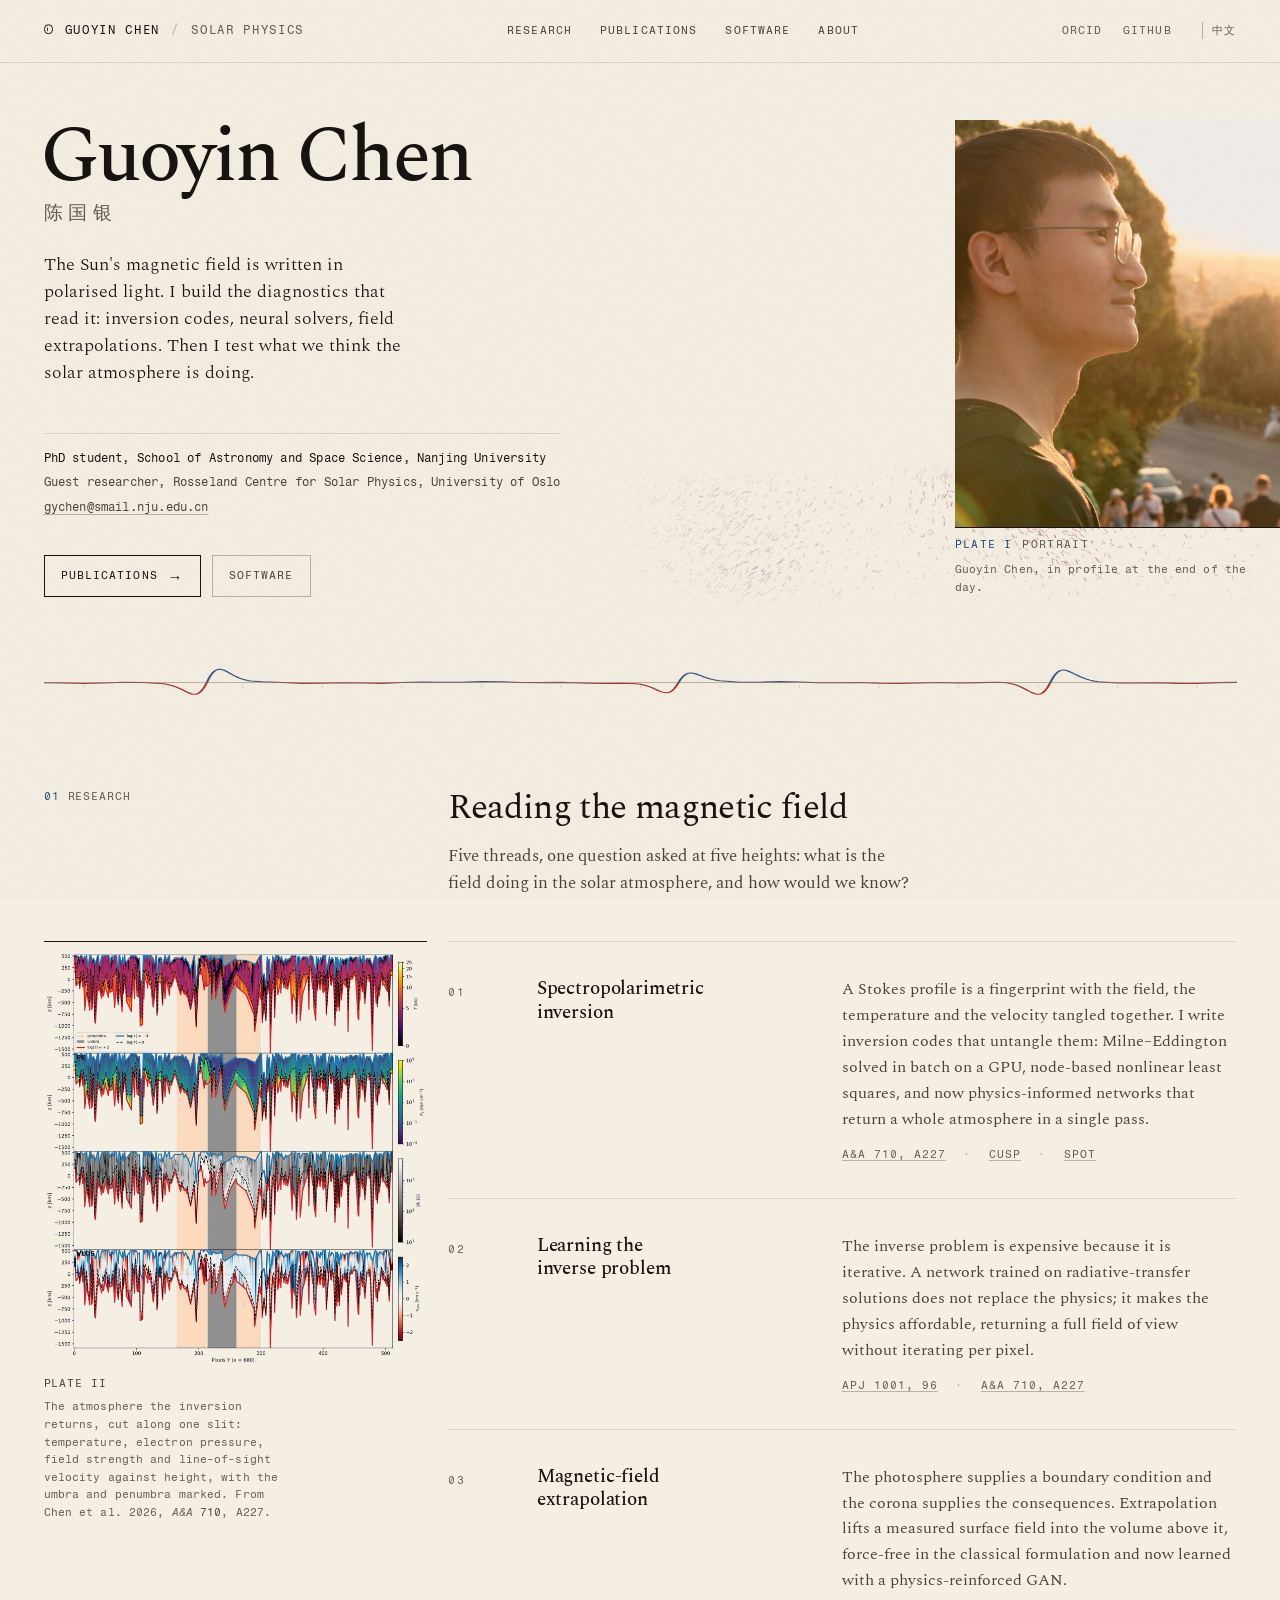
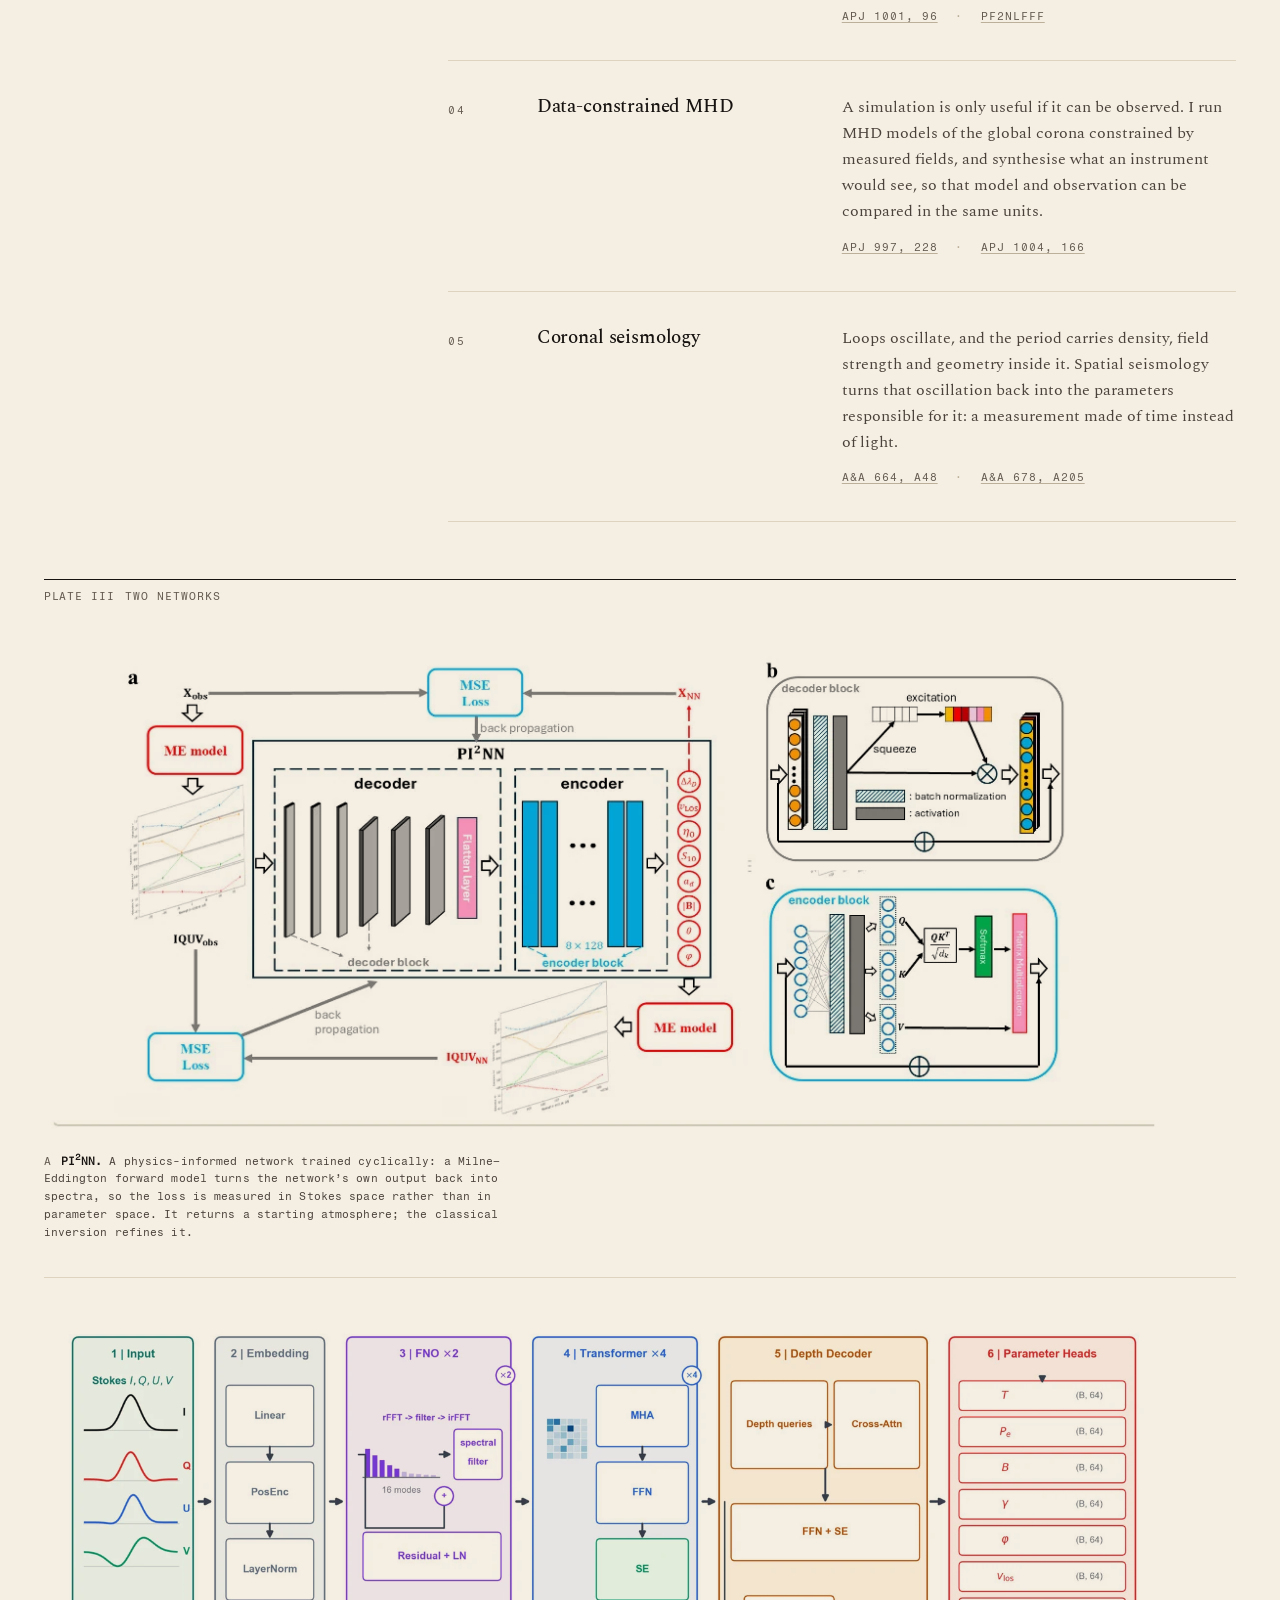
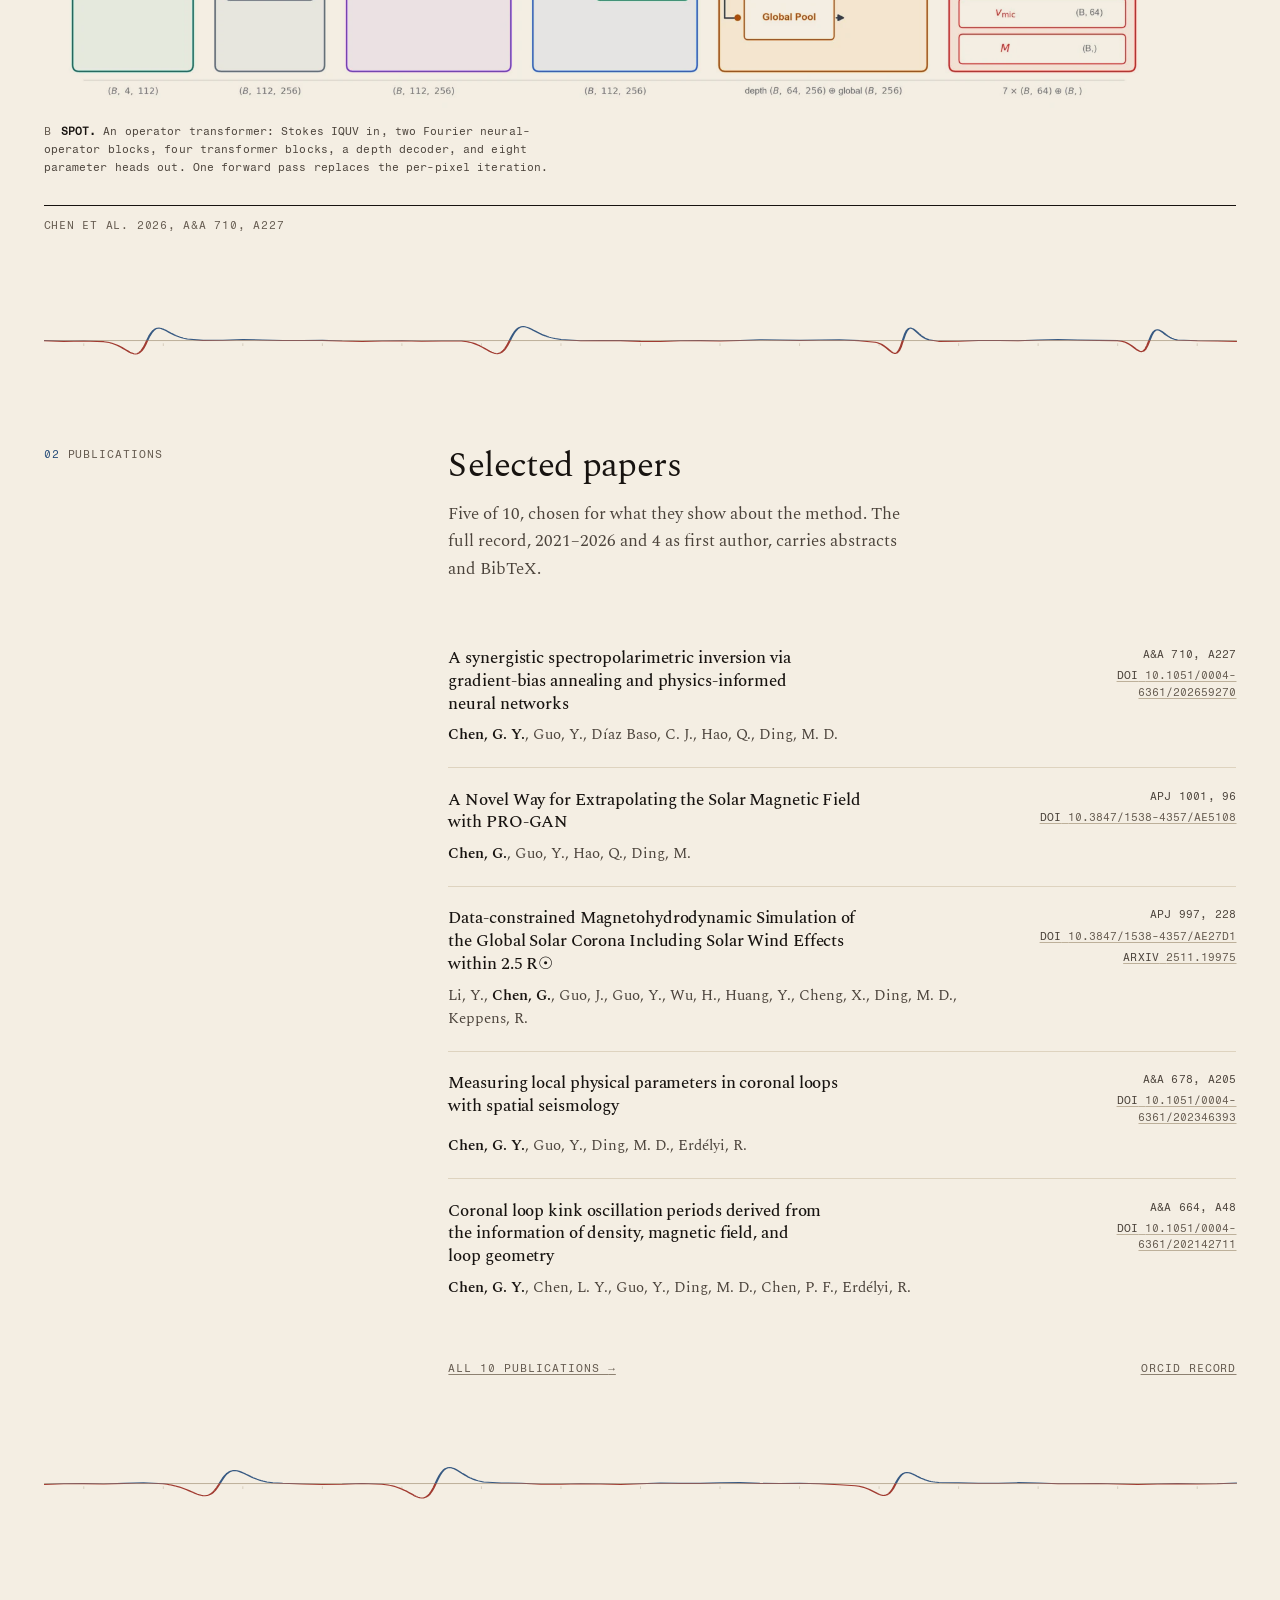
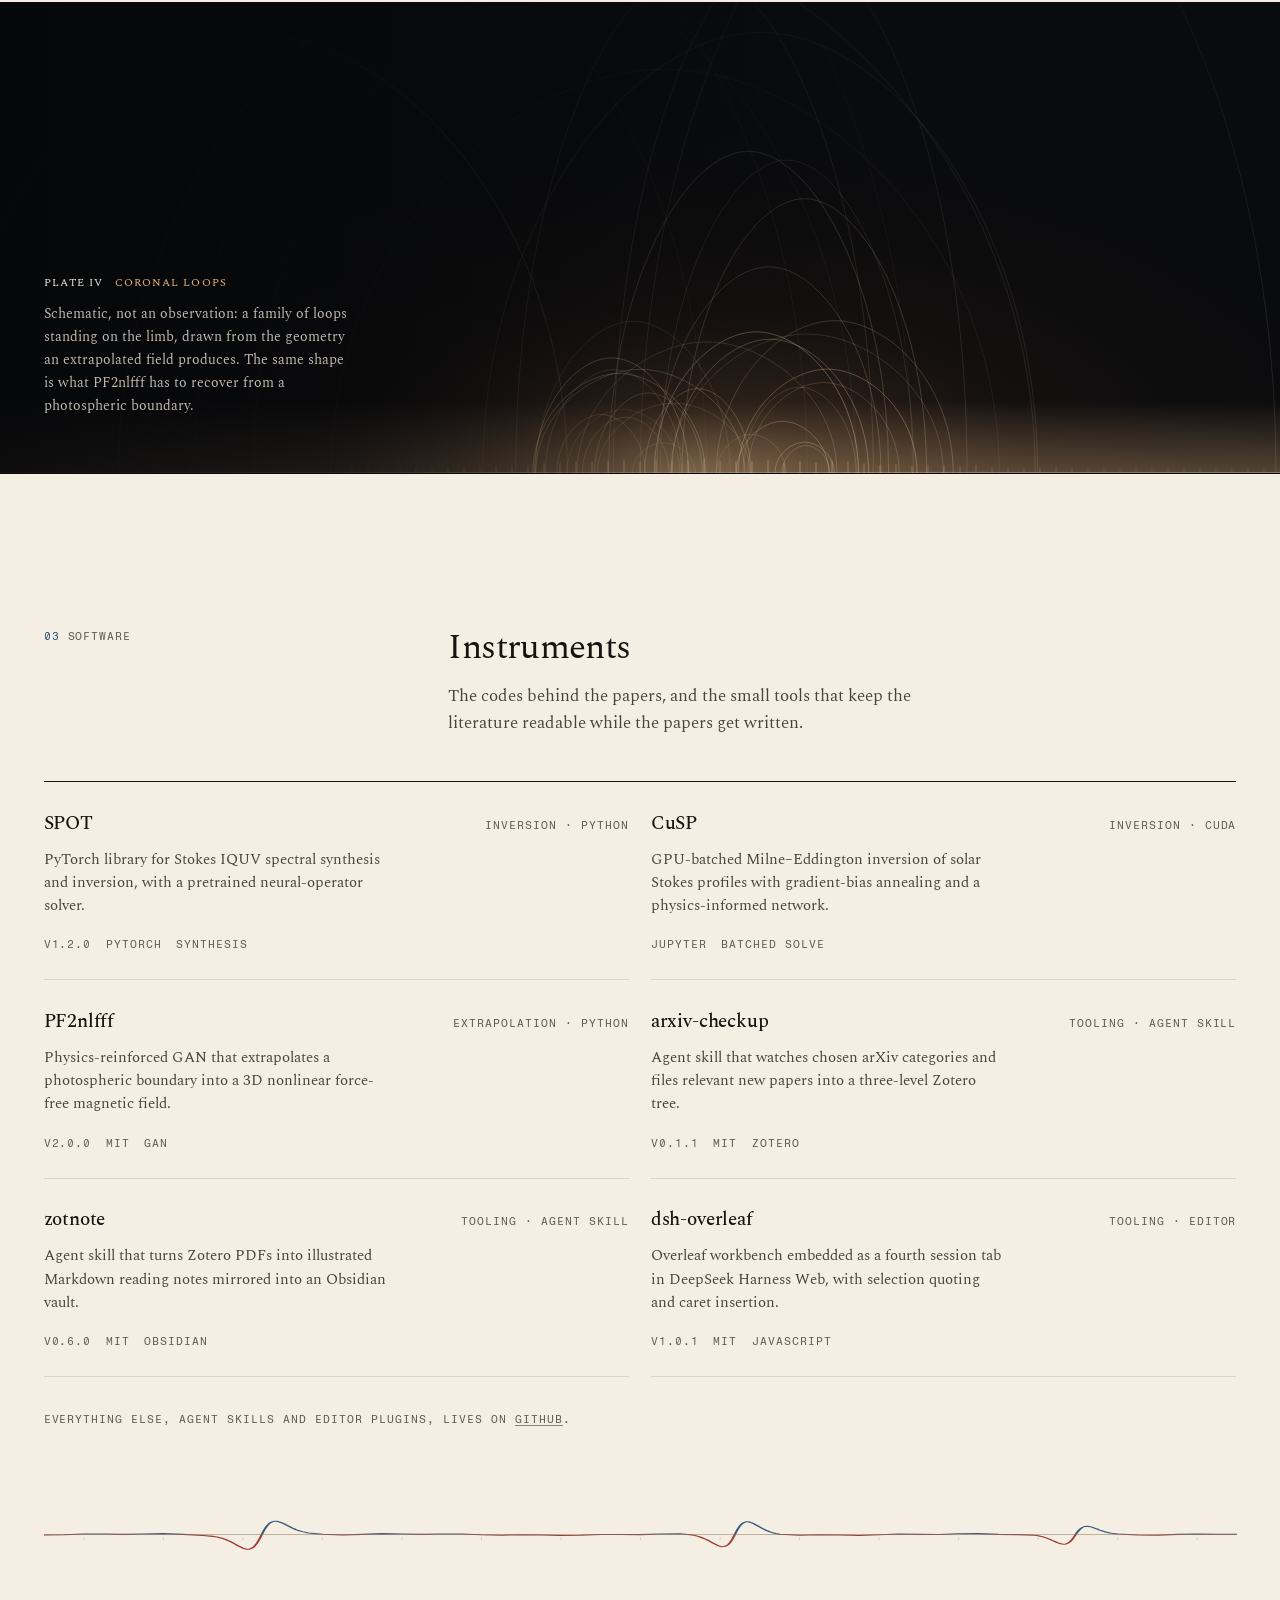
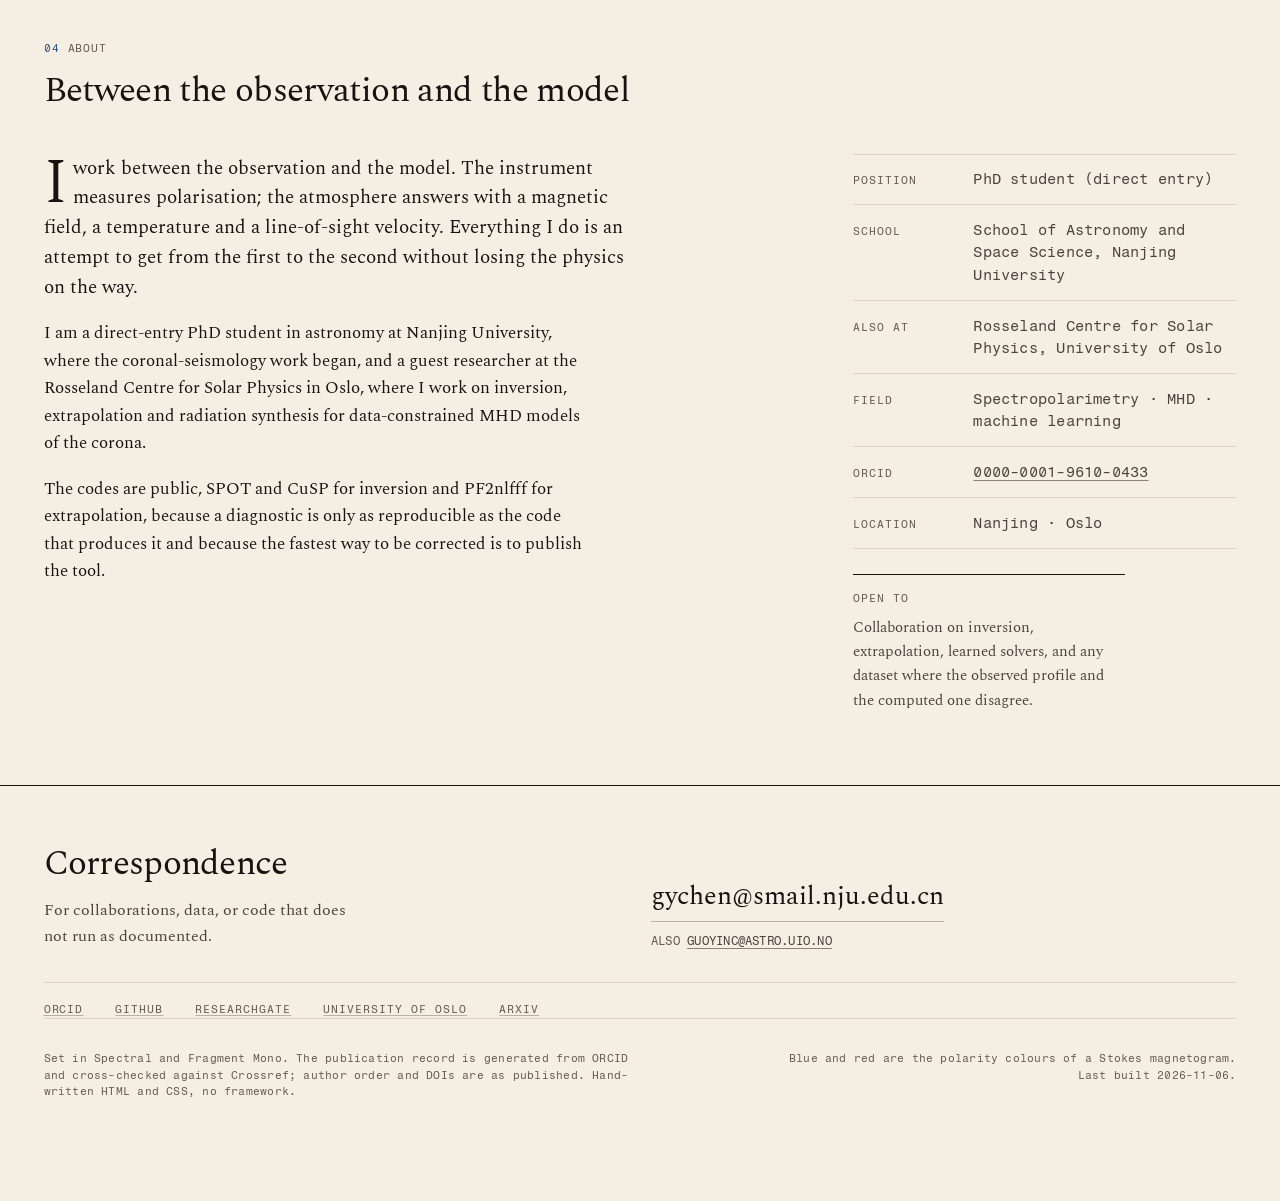
<file: index.html>
<!doctype html>
<html lang="en">
<head>
  <meta charset="utf-8">
  <meta name="viewport" content="width=device-width, initial-scale=1">
  <title>Guoyin Chen (陈国银) — Solar Physics, Nanjing University</title>
  <meta name="description" content="Direct-entry PhD student at the School of Astronomy and Space Science, Nanjing University, and guest researcher at the Rosseland Centre for Solar Physics, University of Oslo. Spectropolarimetric inversion, magnetic-field extrapolation, and data-constrained MHD models of the solar atmosphere.">
  <meta name="author" content="Guoyin Chen">
  <meta name="theme-color" content="#f2f1ec">

  <meta property="og:type" content="profile">
  <meta property="og:title" content="Guoyin Chen (陈国银) — Solar Physics">
  <meta property="og:description" content="The Sun's magnetic field is written in polarised light. I build the diagnostics that read it.">
  <meta property="og:locale" content="en_GB">
  <meta property="og:image" content="assets/img/og-cover.jpg">
  <meta property="og:image:width" content="1200">
  <meta property="og:image:height" content="630">
  <meta property="og:image:alt" content="Guoyin Chen, PhD student at Nanjing University and guest researcher at the Rosseland Centre for Solar Physics, University of Oslo.">
  <meta name="twitter:card" content="summary_large_image">
  <link rel="alternate" hreflang="en" href="index.html">
  <link rel="alternate" hreflang="zh-Hans" href="zh/index.html">
  <link rel="alternate" hreflang="x-default" href="index.html">

  <link rel="icon" href="assets/img/favicon.svg" type="image/svg+xml">
  <link rel="preload" href="assets/fonts/spectral-normal-400.woff2" as="font" type="font/woff2" crossorigin>
  <link rel="preload" href="assets/fonts/fragmentmono-normal-400.woff2" as="font" type="font/woff2" crossorigin>
  <link rel="stylesheet" href="assets/css/site.css">
  <script>document.documentElement.classList.add('js');</script>

  <script type="application/ld+json">
  {
    "@context": "https://schema.org",
    "@type": "Person",
    "name": "Guoyin Chen",
    "alternateName": "陈国银",
    "jobTitle": "PhD Student",
    "email": "gychen@smail.nju.edu.cn",
    "affiliation": [
      { "@type": "Organization", "name": "School of Astronomy and Space Science, Nanjing University" },
      { "@type": "Organization", "name": "Rosseland Centre for Solar Physics, University of Oslo" }
    ],
    "knowsAbout": ["Solar physics", "Spectropolarimetry", "Magnetohydrodynamics", "Machine learning", "Coronal seismology", "Magnetic field extrapolation"],
    "url": "https://github.com/gychen-NJU",
    "sameAs": [
      "https://orcid.org/0000-0001-9610-0433",
      "https://github.com/gychen-NJU",
      "https://www.researchgate.net/profile/Guoyin-Chen-2",
      "https://www.mn.uio.no/astro/english/people/aca/guoyinc/index.html"
    ]
  }
  </script>
</head>
<body>
  <a class="skip" href="#main">Skip to content</a>

  <header class="masthead" data-header>
    <div class="wrap masthead__in">
      <a class="wordmark" href="index.html">
        <span class="wordmark__mark" aria-hidden="true"></span>
        <span class="wordmark__text">Guoyin Chen</span>
        <span class="wordmark__sep" aria-hidden="true">/</span>
        <span class="wordmark__sub">Solar physics</span>
      </a>
      <nav class="nav" aria-label="Primary">
        <a href="#research">Research</a>
        <a href="publications.html">Publications</a>
        <a href="#code">Software</a>
        <a href="#about">About</a>
      </nav>
      <div class="masthead__ext">
        <a href="https://orcid.org/0000-0001-9610-0433">ORCID</a>
        <a href="https://github.com/gychen-NJU">GitHub</a>
        <a class="lang-link" href="zh/index.html" hreflang="zh-Hans" lang="zh-CN">中文</a>
      </div>
    </div>
  </header>

  <main id="main">

    <!-- ================= hero ================= -->
    <section class="hero wrap">
      <div class="grid12 hero__grid">
        <div class="hero__copy">
          <h1 class="reveal">Guoyin Chen</h1>
          <p class="hero__name-zh reveal" style="--d:80ms" lang="zh-CN">陈国银</p>
          <p class="hero__lead reveal" style="--d:120ms">The Sun's magnetic field is written in polarised light. I build the diagnostics that read it: inversion codes, neural solvers, field extrapolations. Then I test what we think the solar atmosphere is doing.</p>
          <div class="hero__meta mono reveal" style="--d:180ms">
            <span>PhD student, School of Astronomy and Space Science, Nanjing University</span>
            <span>Guest researcher, Rosseland Centre for Solar Physics, University of Oslo</span>
            <a href="mailto:gychen@smail.nju.edu.cn">gychen@smail.nju.edu.cn</a>
          </div>
          <div class="hero__actions reveal" style="--d:240ms">
            <a class="btn" href="publications.html">Publications <span class="btn__arrow" aria-hidden="true">→</span></a>
            <a class="btn btn--ghost" href="#code">Software</a>
          </div>
        </div>

        <figure class="plate plate--hero hero__plate reveal" style="--d:90ms">
          <div class="plate__media">
            <picture>
              <source media="(max-width: 520px)" srcset="assets/img/portrait-sq.jpg" width="800" height="800">
              <img src="assets/img/portrait.jpg"
                   srcset="assets/img/portrait-sm.jpg 480w, assets/img/portrait.jpg 1000w"
                   sizes="(max-width: 900px) 84vw, 34vw"
                   width="1000" height="1333"
                   alt="Guoyin Chen in profile at sunset, looking out over a city"
                   fetchpriority="high" decoding="async">
            </picture>
          </div>
          <div class="plate__no"><b>Plate I</b><span>Portrait</span></div>
          <figcaption>Guoyin Chen, in profile at the end of the day.</figcaption>
        </figure>
      </div>
    </section>

    <div class="rule-wrap"><svg class="profile-rule" viewBox="0 0 600 76" preserveAspectRatio="none" aria-hidden="true" focusable="false">
        <defs>
          <path id="sv11-d" d="M0 38.3L10 38.5L20 39.1L30 38.5L40 37.7L50 38.0L60 39.4L61 39.7L62 40.1L63 40.6L64 41.1L65 41.8L66 42.5L67 43.4L68 44.3L69 45.3L70 46.4L71 47.5L72 48.6L73 49.5L74 50.3L75 50.8L76 50.9L77 50.5L78 49.4L79 47.6L80 45.0L81 41.6L82 37.4L83 33.2L84 29.6L85 26.9L86 25.0L87 23.9L88 23.4L89 23.5L90 24.1L91 25.0L92 26.0L93 27.2L94 28.5L95 29.7L96 30.8L97 31.9L98 32.8L99 33.7L100 34.4L101 35.0L102 35.5L103 35.9L104 36.3L110 37.2L120 37.9L130 38.9L140 38.8L150 38.3L160 38.6L170 38.9L180 38.0L190 37.4L200 37.7L210 37.7L220 37.0L230 37.1L240 38.0L250 38.1L260 37.8L270 38.4L280 39.1L290 38.8L298 39.3L299 39.6L300 39.9L301 40.4L302 40.9L303 41.5L304 42.2L305 43.0L306 43.9L307 44.9L308 45.9L309 46.8L310 47.7L311 48.5L312 49.0L313 49.2L314 49.0L315 48.2L316 46.8L317 44.7L318 41.8L319 38.5L320 35.1L321 32.3L322 30.2L323 28.7L324 27.8L325 27.5L326 27.6L327 28.0L328 28.6L329 29.4L330 30.2L331 31.0L332 31.9L333 32.6L334 33.3L335 34.0L336 34.5L337 35.0L338 35.4L339 35.8L340 36.1L350 37.6L360 37.6L370 37.0L380 37.4L390 38.3L400 38.2L410 38.0L420 38.7L430 39.1L440 38.4L450 38.0L460 38.4L470 38.1L480 37.6L484 38.3L485 38.6L486 39.0L487 39.5L488 40.1L489 40.8L490 41.6L491 42.6L492 43.6L493 44.7L494 45.8L495 47.0L496 48.1L497 49.2L498 50.1L499 50.6L500 50.8L501 50.5L502 49.6L503 48.0L504 45.6L505 42.4L506 38.5L507 34.4L508 30.9L509 28.2L510 26.2L511 24.9L512 24.3L513 24.3L514 24.6L515 25.3L516 26.2L517 27.2L518 28.3L519 29.4L520 30.4L521 31.4L522 32.4L523 33.2L524 34.0L525 34.7L526 35.3L527 35.8L528 36.3L530 37.0L540 38.6L550 38.4L560 38.2L570 38.9L580 39.0L590 38.1L600 37.8" pathLength="1"/>
          <clipPath id="sv11-up"><rect x="0" y="0" width="600" height="38"/></clipPath>
          <clipPath id="sv11-dn"><rect x="0" y="38" width="600" height="38"/></clipPath>
        </defs>
        <g class="ticks"><line x1="20" y1="41" x2="20" y2="44"/><line x1="60" y1="41" x2="60" y2="44"/><line x1="100" y1="41" x2="100" y2="44"/><line x1="140" y1="41" x2="140" y2="44"/><line x1="180" y1="41" x2="180" y2="44"/><line x1="220" y1="41" x2="220" y2="44"/><line x1="260" y1="41" x2="260" y2="44"/><line x1="300" y1="41" x2="300" y2="44"/><line x1="340" y1="41" x2="340" y2="44"/><line x1="380" y1="41" x2="380" y2="44"/><line x1="420" y1="41" x2="420" y2="44"/><line x1="460" y1="41" x2="460" y2="44"/><line x1="500" y1="41" x2="500" y2="44"/><line x1="540" y1="41" x2="540" y2="44"/><line x1="580" y1="41" x2="580" y2="44"/></g>
        <line class="axis" x1="0" y1="38" x2="600" y2="38"/>
        <use class="trace trace--blue" href="#sv11-d" clip-path="url(#sv11-up)"/>
        <use class="trace trace--red" href="#sv11-d" clip-path="url(#sv11-dn)"/>
      </svg></div>

    <!-- ================= research ================= -->
    <section class="section" id="research">
      <div class="wrap">
        <div class="section__head">
          <div class="section__aside">
            <span class="sect-label mono"><b>01</b>Research</span>
          </div>
          <div class="section__title">
            <h2>Reading the magnetic field</h2>
            <p>Five threads, one question asked at five heights: what is the field doing in the solar atmosphere, and how would we know?</p>
          </div>
        </div>

        <div class="grid12">
          <figure class="margin-plate">
            <div class="margin-plate__media">
              <img src="assets/img/plate-zsect.webp" width="760" height="822" loading="lazy" decoding="async"
                   alt="Four stacked panels of the inverted atmosphere against height: temperature, electron pressure, magnetic field strength and line-of-sight velocity, with the umbra and penumbra bands marked.">
            </div>
            <figcaption><span class="cap-no">Plate II</span> The atmosphere the inversion returns, cut along one slit: temperature, electron pressure, field strength and line-of-sight velocity against height, with the umbra and penumbra marked. From Chen et al. 2026, <i>A&amp;A</i> <b>710</b>, A227.</figcaption>
          </figure>

          <div class="section__body">
            <div class="threads">

              <article class="thread fade-up">
                <div class="thread__no mono">01</div>
                <div class="thread__head">
                  <h3>Spectropolarimetric inversion</h3>
                </div>
                <div class="thread__body">
                  <p>A Stokes profile is a fingerprint with the field, the temperature and the velocity tangled together. I write inversion codes that untangle them: Milne–Eddington solved in batch on a GPU, node-based nonlinear least squares, and now physics-informed networks that return a whole atmosphere in a single pass.</p>
                  <div class="thread__links mono">
                    <a href="https://doi.org/10.1051/0004-6361/202659270">A&amp;A 710, A227</a>
                    <span aria-hidden="true">·</span>
                    <a href="https://github.com/gychen-NJU/CuSP">CuSP</a>
                    <span aria-hidden="true">·</span>
                    <a href="https://github.com/gychen-NJU/SPOT">SPOT</a>
                  </div>
                </div>
              </article>

              <article class="thread fade-up">
                <div class="thread__no mono">02</div>
                <div class="thread__head">
                  <h3>Learning the inverse problem</h3>
                </div>
                <div class="thread__body">
                  <p>The inverse problem is expensive because it is iterative. A network trained on radiative-transfer solutions does not replace the physics; it makes the physics affordable, returning a full field of view without iterating per pixel.</p>
                  <div class="thread__links mono">
                    <a href="https://doi.org/10.3847/1538-4357/ae5108">ApJ 1001, 96</a>
                    <span aria-hidden="true">·</span>
                    <a href="https://doi.org/10.1051/0004-6361/202659270">A&amp;A 710, A227</a>
                  </div>
                </div>
              </article>

              <article class="thread fade-up">
                <div class="thread__no mono">03</div>
                <div class="thread__head">
                  <h3>Magnetic-field extrapolation</h3>
                </div>
                <div class="thread__body">
                  <p>The photosphere supplies a boundary condition and the corona supplies the consequences. Extrapolation lifts a measured surface field into the volume above it, force-free in the classical formulation and now learned with a physics-reinforced GAN.</p>
                  <div class="thread__links mono">
                    <a href="https://doi.org/10.3847/1538-4357/ae5108">ApJ 1001, 96</a>
                    <span aria-hidden="true">·</span>
                    <a href="https://github.com/gychen-NJU/PF2nlfff">PF2nlfff</a>
                  </div>
                </div>
              </article>

              <article class="thread fade-up">
                <div class="thread__no mono">04</div>
                <div class="thread__head">
                  <h3>Data-constrained MHD</h3>
                </div>
                <div class="thread__body">
                  <p>A simulation is only useful if it can be observed. I run MHD models of the global corona constrained by measured fields, and synthesise what an instrument would see, so that model and observation can be compared in the same units.</p>
                  <div class="thread__links mono">
                    <a href="https://doi.org/10.3847/1538-4357/ae27d1">ApJ 997, 228</a>
                    <span aria-hidden="true">·</span>
                    <a href="https://doi.org/10.3847/1538-4357/ae6f0d">ApJ 1004, 166</a>
                  </div>
                </div>
              </article>

              <article class="thread fade-up">
                <div class="thread__no mono">05</div>
                <div class="thread__head">
                  <h3>Coronal seismology</h3>
                </div>
                <div class="thread__body">
                  <p>Loops oscillate, and the period carries density, field strength and geometry inside it. Spatial seismology turns that oscillation back into the parameters responsible for it: a measurement made of time instead of light.</p>
                  <div class="thread__links mono">
                    <a href="https://doi.org/10.1051/0004-6361/202142711">A&amp;A 664, A48</a>
                    <span aria-hidden="true">·</span>
                    <a href="https://doi.org/10.1051/0004-6361/202346393">A&amp;A 678, A205</a>
                  </div>
                </div>
              </article>

            </div>
          </div>
        </div>

        <figure class="plate plate--figure plate--nets">
          <div class="plate__no">
            <span class="mono">Plate III</span>
            <span class="mono">Two networks</span>
          </div>

          <div class="net">
            <div class="net__body">
              <div class="net__media">
                <picture>
                  <source srcset="assets/img/arch-pi2nn.webp" type="image/webp">
                  <img src="assets/img/arch-pi2nn.jpg" width="1146" height="504" loading="lazy" decoding="async"
                       alt="PI-squared-NN diagram: an encoder and a decoder exchange an eight-parameter atmosphere, while a Milne-Eddington forward model turns the network output back into Stokes spectra for the loss.">
                </picture>
              </div>
              <p class="net__cap"><span class="net__letter mono" aria-hidden="true">A</span><b>PI<sup>2</sup>NN.</b> A physics-informed network trained cyclically: a Milne&ndash;Eddington forward model turns the network&rsquo;s own output back into spectra, so the loss is measured in Stokes space rather than in parameter space. It returns a starting atmosphere; the classical inversion refines it.</p>
            </div>
          </div>

          <div class="net">
            <div class="net__body">
              <div class="net__media">
                <picture>
                  <source srcset="assets/img/arch-spot.webp" type="image/webp">
                  <img src="assets/img/arch-spot.jpg" width="1800" height="642" loading="lazy" decoding="async"
                       alt="SPOT network diagram: Stokes I, Q, U and V enter an embedding block, pass through two Fourier neural-operator blocks and four transformer blocks, then a depth decoder and eight parameter heads.">
                </picture>
              </div>
              <p class="net__cap"><span class="net__letter mono" aria-hidden="true">B</span><b>SPOT.</b> An operator transformer: Stokes IQUV in, two Fourier neural-operator blocks, four transformer blocks, a depth decoder, and eight parameter heads out. One forward pass replaces the per-pixel iteration.</p>
            </div>
          </div>

          <p class="plate__src mono">Chen et al. 2026, A&amp;A 710, A227</p>
        </figure>

      </div>
    </section>

    <div class="rule-wrap"><svg class="profile-rule" viewBox="0 0 600 76" preserveAspectRatio="none" aria-hidden="true" focusable="false">
        <defs>
          <path id="sv47-d" d="M0 38.1L10 38.9L20 38.6L30 39.2L31 39.5L32 39.8L33 40.3L34 40.9L35 41.6L36 42.4L37 43.3L38 44.4L39 45.5L40 46.8L41 48.1L42 49.4L43 50.7L44 51.7L45 52.4L46 52.7L47 52.4L48 51.2L49 49.2L50 46.2L51 42.2L52 37.4L53 33.0L54 29.5L55 26.9L56 25.2L57 24.5L58 24.3L59 24.8L60 25.6L61 26.6L62 27.8L63 29.0L64 30.2L65 31.3L66 32.3L67 33.2L68 34.0L69 34.7L70 35.3L71 35.8L72 36.2L80 37.8L90 37.6L100 36.9L110 37.3L120 38.0L130 37.9L140 37.8L150 38.6L160 39.1L170 38.5L180 38.2L190 38.7L200 38.5L210 38.5L211 38.7L212 39.0L213 39.3L214 39.8L215 40.3L216 41.0L217 41.8L218 42.7L219 43.7L220 44.8L221 45.9L222 47.2L223 48.4L224 49.6L225 50.7L226 51.6L227 52.2L228 52.4L229 52.0L230 51.0L231 49.3L232 46.7L233 43.3L234 39.2L235 34.8L236 30.9L237 27.7L238 25.3L239 23.8L240 22.9L241 22.6L242 22.9L243 23.5L244 24.3L245 25.3L246 26.5L247 27.6L248 28.8L249 29.9L250 30.9L251 31.9L252 32.7L253 33.5L254 34.2L255 34.8L256 35.3L257 35.8L260 36.9L270 38.3L280 38.1L290 38.1L300 38.9L310 39.0L320 38.3L330 38.1L340 38.5L350 37.9L360 37.1L370 37.3L380 37.8L390 37.3L400 37.2L410 38.1L418 39.8L419 40.3L420 41.1L421 42.0L422 43.3L423 44.8L424 46.5L425 48.3L426 50.1L427 51.6L428 52.2L429 51.5L430 49.0L431 44.3L432 37.7L433 31.3L434 26.9L435 24.7L436 24.3L437 25.1L438 26.7L439 28.6L440 30.6L441 32.4L442 34.0L443 35.3L444 36.3L445 37.1L450 38.9L460 38.8L470 38.0L480 38.0L490 38.2L500 37.5L510 36.9L520 37.4L530 37.8L540 38.1L542 38.8L543 39.3L544 40.1L545 41.1L546 42.3L547 43.8L548 45.4L549 47.1L550 48.6L551 49.8L552 50.2L553 49.5L554 47.2L555 43.1L556 37.5L557 32.2L558 28.5L559 26.6L560 26.1L561 26.7L562 27.9L563 29.5L564 31.2L565 32.7L566 34.1L567 35.3L568 36.2L569 36.9L570 37.4L580 38.2L590 38.5L600 39.0" pathLength="1"/>
          <clipPath id="sv47-up"><rect x="0" y="0" width="600" height="38"/></clipPath>
          <clipPath id="sv47-dn"><rect x="0" y="38" width="600" height="38"/></clipPath>
        </defs>
        <g class="ticks"><line x1="20" y1="41" x2="20" y2="44"/><line x1="60" y1="41" x2="60" y2="44"/><line x1="100" y1="41" x2="100" y2="44"/><line x1="140" y1="41" x2="140" y2="44"/><line x1="180" y1="41" x2="180" y2="44"/><line x1="220" y1="41" x2="220" y2="44"/><line x1="260" y1="41" x2="260" y2="44"/><line x1="300" y1="41" x2="300" y2="44"/><line x1="340" y1="41" x2="340" y2="44"/><line x1="380" y1="41" x2="380" y2="44"/><line x1="420" y1="41" x2="420" y2="44"/><line x1="460" y1="41" x2="460" y2="44"/><line x1="500" y1="41" x2="500" y2="44"/><line x1="540" y1="41" x2="540" y2="44"/><line x1="580" y1="41" x2="580" y2="44"/></g>
        <line class="axis" x1="0" y1="38" x2="600" y2="38"/>
        <use class="trace trace--blue" href="#sv47-d" clip-path="url(#sv47-up)"/>
        <use class="trace trace--red" href="#sv47-d" clip-path="url(#sv47-dn)"/>
      </svg></div>

    <!-- ================= selected papers ================= -->
    <section class="section" id="papers">
      <div class="wrap">
        <div class="section__head">
          <div class="section__aside">
            <span class="sect-label mono"><b>02</b>Publications</span>
          </div>
          <div class="section__title">
            <h2>Selected papers</h2>
            <p>Five of 10, chosen for what they show about the method. The full record, 2021–2026 and 4 as first author, carries abstracts and BibTeX.</p>
          </div>
        </div>

        <div class="grid12">
          <div class="section__body">
            <div class="pubs pubs--compact">

        <article class="pub">
          <h3 class="pub__title"><a href="https://doi.org/10.1051/0004-6361/202659270">A synergistic spectropolarimetric inversion via gradient-bias annealing and physics-informed neural networks</a></h3>
          <p class="pub__authors"><span class="au"><b>Chen, G. Y.</b></span>, <span class="au">Guo, Y.</span>, <span class="au">Díaz Baso, C. J.</span>, <span class="au">Hao, Q.</span>, <span class="au">Ding, M. D.</span></p>
          <div class="pub__venue mono">
            <span class="jrnl">A&amp;A 710, A227</span>
            <a class="doi" href="https://doi.org/10.1051/0004-6361/202659270" title="doi:10.1051/0004-6361/202659270"><span class="lbl">doi</span><span class="id">10.1051/0004-6361/202659270</span></a>
          </div>
        </article>
        <article class="pub">
          <h3 class="pub__title"><a href="https://doi.org/10.3847/1538-4357/ae5108">A Novel Way for Extrapolating the Solar Magnetic Field with PRO-GAN</a></h3>
          <p class="pub__authors"><span class="au"><b>Chen, G.</b></span>, <span class="au">Guo, Y.</span>, <span class="au">Hao, Q.</span>, <span class="au">Ding, M.</span></p>
          <div class="pub__venue mono">
            <span class="jrnl">ApJ 1001, 96</span>
            <a class="doi" href="https://doi.org/10.3847/1538-4357/ae5108" title="doi:10.3847/1538-4357/ae5108"><span class="lbl">doi</span><span class="id">10.3847/1538-4357/ae5108</span></a>
          </div>
        </article>
        <article class="pub">
          <h3 class="pub__title"><a href="https://doi.org/10.3847/1538-4357/ae27d1">Data-constrained Magnetohydrodynamic Simulation of the Global Solar Corona Including Solar Wind Effects within 2.5 R☉</a></h3>
          <p class="pub__authors"><span class="au">Li, Y.</span>, <span class="au"><b>Chen, G.</b></span>, <span class="au">Guo, J.</span>, <span class="au">Guo, Y.</span>, <span class="au">Wu, H.</span>, <span class="au">Huang, Y.</span>, <span class="au">Cheng, X.</span>, <span class="au">Ding, M. D.</span>, <span class="au">Keppens, R.</span></p>
          <div class="pub__venue mono">
            <span class="jrnl">ApJ 997, 228</span>
            <a class="doi" href="https://doi.org/10.3847/1538-4357/ae27d1" title="doi:10.3847/1538-4357/ae27d1"><span class="lbl">doi</span><span class="id">10.3847/1538-4357/ae27d1</span></a>
          <a class="arxiv" href="https://arxiv.org/abs/2511.19975" title="arXiv:2511.19975"><span class="lbl">arXiv</span><span class="id">2511.19975</span></a>
          </div>
        </article>
        <article class="pub">
          <h3 class="pub__title"><a href="https://doi.org/10.1051/0004-6361/202346393">Measuring local physical parameters in coronal loops with spatial seismology</a></h3>
          <p class="pub__authors"><span class="au"><b>Chen, G. Y.</b></span>, <span class="au">Guo, Y.</span>, <span class="au">Ding, M. D.</span>, <span class="au">Erdélyi, R.</span></p>
          <div class="pub__venue mono">
            <span class="jrnl">A&amp;A 678, A205</span>
            <a class="doi" href="https://doi.org/10.1051/0004-6361/202346393" title="doi:10.1051/0004-6361/202346393"><span class="lbl">doi</span><span class="id">10.1051/0004-6361/202346393</span></a>
          </div>
        </article>
        <article class="pub">
          <h3 class="pub__title"><a href="https://doi.org/10.1051/0004-6361/202142711">Coronal loop kink oscillation periods derived from the information of density, magnetic field, and loop geometry</a></h3>
          <p class="pub__authors"><span class="au"><b>Chen, G. Y.</b></span>, <span class="au">Chen, L. Y.</span>, <span class="au">Guo, Y.</span>, <span class="au">Ding, M. D.</span>, <span class="au">Chen, P. F.</span>, <span class="au">Erdélyi, R.</span></p>
          <div class="pub__venue mono">
            <span class="jrnl">A&amp;A 664, A48</span>
            <a class="doi" href="https://doi.org/10.1051/0004-6361/202142711" title="doi:10.1051/0004-6361/202142711"><span class="lbl">doi</span><span class="id">10.1051/0004-6361/202142711</span></a>
          </div>
        </article>

            </div>
            <div class="pub-list-foot mono">
              <a href="publications.html">All 10 publications <span aria-hidden="true">→</span></a>
              <a href="https://orcid.org/0000-0001-9610-0433">ORCID record</a>
            </div>
          </div>
        </div>
      </div>
    </section>

    <div class="rule-wrap"><svg class="profile-rule" viewBox="0 0 600 76" preserveAspectRatio="none" aria-hidden="true" focusable="false">
        <defs>
          <path id="sv92-d" d="M0 39.0L10 38.2L20 38.1L30 38.4L40 37.8L50 37.1L60 38.3L62 38.9L63 39.2L64 39.6L65 40.1L66 40.6L67 41.2L68 41.8L69 42.5L70 43.3L71 44.1L72 45.0L73 45.9L74 46.8L75 47.8L76 48.7L77 49.6L78 50.3L79 50.9L80 51.3L81 51.4L82 51.2L83 50.5L84 49.4L85 47.7L86 45.4L87 42.5L88 39.2L89 35.5L90 32.2L91 29.3L92 27.1L93 25.5L94 24.4L95 23.8L96 23.7L97 24.0L98 24.5L99 25.3L100 26.2L101 27.2L102 28.3L103 29.3L104 30.4L105 31.4L106 32.3L107 33.2L108 33.9L109 34.6L110 35.2L111 35.7L112 36.2L113 36.5L114 36.8L115 37.1L120 37.7L130 38.4L140 39.1L150 38.7L160 37.9L170 38.7L173 39.6L174 40.0L175 40.5L176 41.0L177 41.6L178 42.4L179 43.2L180 44.1L181 45.1L182 46.1L183 47.3L184 48.5L185 49.7L186 50.9L187 52.0L188 52.9L189 53.6L190 53.9L191 53.8L192 53.0L193 51.6L194 49.4L195 46.3L196 42.5L197 37.9L198 33.1L199 29.0L200 25.7L201 23.2L202 21.6L203 20.7L204 20.4L205 20.7L206 21.4L207 22.4L208 23.7L209 25.0L210 26.4L211 27.7L212 29.0L213 30.3L214 31.4L215 32.4L216 33.3L217 34.1L218 34.8L219 35.3L220 35.8L221 36.2L230 37.3L240 37.7L250 38.7L260 38.8L270 38.3L280 38.6L290 39.0L300 38.3L310 37.5L320 37.8L330 37.8L340 37.1L350 37.0L360 37.8L370 38.0L380 37.7L390 38.2L400 39.2L408 40.3L409 40.6L410 41.0L411 41.5L412 42.1L413 42.8L414 43.6L415 44.5L416 45.6L417 46.7L418 47.8L419 48.9L420 49.9L421 50.6L422 51.1L423 51.0L424 50.3L425 48.9L426 46.6L427 43.5L428 39.5L429 35.3L430 31.8L431 29.0L432 27.2L433 26.2L434 25.8L435 26.1L436 26.7L437 27.6L438 28.6L439 29.8L440 30.9L441 32.0L442 32.9L443 33.8L444 34.5L445 35.2L446 35.7L447 36.1L448 36.4L450 36.8L460 37.2L470 37.7L480 37.6L490 37.0L500 37.3L510 38.2L520 38.2L530 37.9L540 38.6L550 39.1L560 38.6L570 38.1L580 38.4L590 38.3L600 37.3" pathLength="1"/>
          <clipPath id="sv92-up"><rect x="0" y="0" width="600" height="38"/></clipPath>
          <clipPath id="sv92-dn"><rect x="0" y="38" width="600" height="38"/></clipPath>
        </defs>
        <g class="ticks"><line x1="20" y1="41" x2="20" y2="44"/><line x1="60" y1="41" x2="60" y2="44"/><line x1="100" y1="41" x2="100" y2="44"/><line x1="140" y1="41" x2="140" y2="44"/><line x1="180" y1="41" x2="180" y2="44"/><line x1="220" y1="41" x2="220" y2="44"/><line x1="260" y1="41" x2="260" y2="44"/><line x1="300" y1="41" x2="300" y2="44"/><line x1="340" y1="41" x2="340" y2="44"/><line x1="380" y1="41" x2="380" y2="44"/><line x1="420" y1="41" x2="420" y2="44"/><line x1="460" y1="41" x2="460" y2="44"/><line x1="500" y1="41" x2="500" y2="44"/><line x1="540" y1="41" x2="540" y2="44"/><line x1="580" y1="41" x2="580" y2="44"/></g>
        <line class="axis" x1="0" y1="38" x2="600" y2="38"/>
        <use class="trace trace--blue" href="#sv92-d" clip-path="url(#sv92-up)"/>
        <use class="trace trace--red" href="#sv92-d" clip-path="url(#sv92-dn)"/>
      </svg></div>

    <!-- ================= corona plate ================= -->
    <section class="corona" aria-labelledby="corona-title">
      <div class="corona__art" aria-hidden="true"></div>
      <div class="wrap corona__in">
        <p class="corona__label"><b>Plate IV</b><span>Coronal loops</span></p>
        <p class="corona__cap" id="corona-title">Schematic, not an observation: a family of loops standing on the limb, drawn from the geometry an extrapolated field produces. The same shape is what PF2nlfff has to recover from a photospheric boundary.</p>
      </div>
    </section>

    <!-- ================= software ================= -->
    <section class="section" id="code">
      <div class="wrap">
        <div class="section__head">
          <div class="section__aside">
            <span class="sect-label mono"><b>03</b>Software</span>
          </div>
          <div class="section__title">
            <h2>Instruments</h2>
            <p>The codes behind the papers, and the small tools that keep the literature readable while the papers get written.</p>
          </div>
        </div>

        <div class="grid12">
          <div class="section__body section__body--full">
            <div class="projects">

              <article class="project fade-up">
                <div class="project__top">
                  <a class="project__name" href="https://github.com/gychen-NJU/SPOT">SPOT</a>
                  <span class="project__domain mono">Inversion · Python</span>
                </div>
                <p>PyTorch library for Stokes IQUV spectral synthesis and inversion, with a pretrained neural-operator solver.</p>
                <div class="project__foot mono"><span>v1.2.0</span><span>PyTorch</span><span>Synthesis</span></div>
              </article>

              <article class="project fade-up">
                <div class="project__top">
                  <a class="project__name" href="https://github.com/gychen-NJU/CuSP">CuSP</a>
                  <span class="project__domain mono">Inversion · CUDA</span>
                </div>
                <p>GPU-batched Milne–Eddington inversion of solar Stokes profiles with gradient-bias annealing and a physics-informed network.</p>
                <div class="project__foot mono"><span>Jupyter</span><span>Batched solve</span></div>
              </article>

              <article class="project fade-up">
                <div class="project__top">
                  <a class="project__name" href="https://github.com/gychen-NJU/PF2nlfff">PF2nlfff</a>
                  <span class="project__domain mono">Extrapolation · Python</span>
                </div>
                <p>Physics-reinforced GAN that extrapolates a photospheric boundary into a 3D nonlinear force-free magnetic field.</p>
                <div class="project__foot mono"><span>v2.0.0</span><span>MIT</span><span>GAN</span></div>
              </article>

              <article class="project fade-up">
                <div class="project__top">
                  <a class="project__name" href="https://github.com/gychen-NJU/arxiv-checkup">arxiv-checkup</a>
                  <span class="project__domain mono">Tooling · agent skill</span>
                </div>
                <p>Agent skill that watches chosen arXiv categories and files relevant new papers into a three-level Zotero tree.</p>
                <div class="project__foot mono"><span>v0.1.1</span><span>MIT</span><span>Zotero</span></div>
              </article>

              <article class="project fade-up">
                <div class="project__top">
                  <a class="project__name" href="https://github.com/gychen-NJU/zotnote">zotnote</a>
                  <span class="project__domain mono">Tooling · agent skill</span>
                </div>
                <p>Agent skill that turns Zotero PDFs into illustrated Markdown reading notes mirrored into an Obsidian vault.</p>
                <div class="project__foot mono"><span>v0.6.0</span><span>MIT</span><span>Obsidian</span></div>
              </article>

              <article class="project fade-up">
                <div class="project__top">
                  <a class="project__name" href="https://github.com/gychen-NJU/dsh-overleaf">dsh-overleaf</a>
                  <span class="project__domain mono">Tooling · editor</span>
                </div>
                <p>Overleaf workbench embedded as a fourth session tab in DeepSeek Harness Web, with selection quoting and caret insertion.</p>
                <div class="project__foot mono"><span>v1.0.1</span><span>MIT</span><span>JavaScript</span></div>
              </article>

            </div>

            <p class="also mono">Everything else, agent skills and editor plugins, lives on <a href="https://github.com/gychen-NJU?tab=repositories">GitHub</a>.</p>
          </div>
        </div>
      </div>
    </section>

    <div class="rule-wrap"><svg class="profile-rule" viewBox="0 0 600 76" preserveAspectRatio="none" aria-hidden="true" focusable="false">
        <defs>
          <path id="sv133-d" d="M0 38.6L10 38.3L20 37.3L30 37.3L40 37.8L50 37.4L60 37.0L70 37.8L80 39.0L85 40.0L86 40.3L87 40.7L88 41.2L89 41.8L90 42.4L91 43.2L92 44.0L93 45.0L94 46.1L95 47.2L96 48.4L97 49.6L98 50.8L99 51.9L100 52.9L101 53.7L102 54.1L103 54.1L104 53.5L105 52.4L106 50.5L107 47.8L108 44.4L109 40.3L110 36.0L111 32.1L112 28.9L113 26.5L114 24.8L115 23.8L116 23.3L117 23.4L118 23.9L119 24.6L120 25.5L121 26.6L122 27.7L123 28.8L124 29.9L125 31.0L126 31.9L127 32.8L128 33.6L129 34.2L130 34.8L131 35.3L132 35.8L133 36.2L140 37.7L150 38.4L160 37.8L170 37.0L180 37.3L190 37.8L200 37.3L210 37.3L220 38.2L230 38.7L240 38.2L250 38.4L260 39.1L270 38.7L280 37.9L290 37.9L300 38.1L310 37.4L320 37.1L326 38.5L327 38.9L328 39.4L329 40.0L330 40.7L331 41.5L332 42.4L333 43.3L334 44.4L335 45.6L336 46.8L337 48.0L338 49.1L339 50.1L340 50.9L341 51.3L342 51.2L343 50.6L344 49.2L345 47.0L346 43.9L347 40.0L348 35.7L349 31.7L350 28.5L351 26.2L352 24.8L353 24.0L354 23.9L355 24.3L356 25.1L357 26.1L358 27.3L359 28.5L360 29.7L361 31.0L362 32.1L363 33.1L364 34.1L365 34.9L366 35.6L367 36.3L368 36.8L370 37.6L380 38.7L390 38.3L400 38.5L410 39.0L420 38.3L430 37.5L440 37.8L450 37.9L460 37.1L470 37.0L480 37.8L490 38.1L498 38.7L499 39.0L500 39.3L501 39.8L502 40.3L503 40.9L504 41.6L505 42.4L506 43.3L507 44.3L508 45.2L509 46.2L510 47.1L511 47.9L512 48.4L513 48.6L514 48.3L515 47.4L516 45.9L517 43.7L518 40.9L519 37.6L520 34.6L521 32.2L522 30.5L523 29.4L524 29.0L525 28.9L526 29.3L527 29.8L528 30.6L529 31.4L530 32.2L531 33.1L532 33.8L533 34.5L534 35.2L535 35.7L536 36.2L537 36.6L538 36.9L539 37.1L540 37.4L550 38.5L560 38.7L570 37.8L580 37.3L590 37.7L600 37.7" pathLength="1"/>
          <clipPath id="sv133-up"><rect x="0" y="0" width="600" height="38"/></clipPath>
          <clipPath id="sv133-dn"><rect x="0" y="38" width="600" height="38"/></clipPath>
        </defs>
        <g class="ticks"><line x1="20" y1="41" x2="20" y2="44"/><line x1="60" y1="41" x2="60" y2="44"/><line x1="100" y1="41" x2="100" y2="44"/><line x1="140" y1="41" x2="140" y2="44"/><line x1="180" y1="41" x2="180" y2="44"/><line x1="220" y1="41" x2="220" y2="44"/><line x1="260" y1="41" x2="260" y2="44"/><line x1="300" y1="41" x2="300" y2="44"/><line x1="340" y1="41" x2="340" y2="44"/><line x1="380" y1="41" x2="380" y2="44"/><line x1="420" y1="41" x2="420" y2="44"/><line x1="460" y1="41" x2="460" y2="44"/><line x1="500" y1="41" x2="500" y2="44"/><line x1="540" y1="41" x2="540" y2="44"/><line x1="580" y1="41" x2="580" y2="44"/></g>
        <line class="axis" x1="0" y1="38" x2="600" y2="38"/>
        <use class="trace trace--blue" href="#sv133-d" clip-path="url(#sv133-up)"/>
        <use class="trace trace--red" href="#sv133-d" clip-path="url(#sv133-dn)"/>
      </svg></div>

    <!-- ================= about ================= -->
    <section class="section" id="about">
      <div class="wrap">
        <div class="section__head">
          <div class="section__aside">
            <span class="sect-label mono"><b>04</b>About</span>
          </div>
          <div class="section__title">
            <h2>Between the observation and the model</h2>
          </div>
        </div>

        <div class="about__grid">
          <div class="about__text">
            <p>I work between the observation and the model. The instrument measures polarisation; the atmosphere answers with a magnetic field, a temperature and a line-of-sight velocity. Everything I do is an attempt to get from the first to the second without losing the physics on the way.</p>
            <p>I am a direct-entry PhD student in astronomy at Nanjing University, where the coronal-seismology work began, and a guest researcher at the Rosseland Centre for Solar Physics in Oslo, where I work on inversion, extrapolation and radiation synthesis for data-constrained MHD models of the corona.</p>
            <p>The codes are public, SPOT and CuSP for inversion and PF2nlfff for extrapolation, because a diagnostic is only as reproducible as the code that produces it and because the fastest way to be corrected is to publish the tool.</p>
          </div>

          <aside class="about__side">
            <dl class="deflist mono">
              <div>
                <dt>Position</dt>
                <dd>PhD student (direct entry)</dd>
              </div>
              <div>
                <dt>School</dt>
                <dd>School of Astronomy and Space Science, Nanjing University</dd>
              </div>
              <div>
                <dt>Also at</dt>
                <dd>Rosseland Centre for Solar Physics, University of Oslo</dd>
              </div>
              <div>
                <dt>Field</dt>
                <dd>Spectropolarimetry · MHD · machine learning</dd>
              </div>
              <div>
                <dt>ORCID</dt>
                <dd><a href="https://orcid.org/0000-0001-9610-0433">0000-0001-9610-0433</a></dd>
              </div>
              <div>
                <dt>Location</dt>
                <dd>Nanjing · Oslo</dd>
              </div>
            </dl>
            <p class="side-note">
              <span class="mono">Open to</span>
              Collaboration on inversion, extrapolation, learned solvers, and any dataset where the observed profile and the computed one disagree.
            </p>
          </aside>
        </div>
      </div>
    </section>

  </main>

  <!-- ================= contact ================= -->
  <footer class="contact" id="contact">
    <div class="wrap">
      <div class="contact__grid">
        <div class="contact__head">
          <h2>Correspondence</h2>
          <p>For collaborations, data, or code that does not run as documented.</p>
        </div>
        <div class="contact__mail">
          <a class="mail" href="mailto:gychen@smail.nju.edu.cn">gychen@smail.nju.edu.cn</a>
          <p class="contact__alt mono">also <a href="mailto:guoyinc@astro.uio.no">guoyinc@astro.uio.no</a></p>
        </div>
        <div class="contact__links mono">
          <a href="https://orcid.org/0000-0001-9610-0433">ORCID</a>
          <a href="https://github.com/gychen-NJU">GitHub</a>
          <a href="https://www.researchgate.net/profile/Guoyin-Chen-2">ResearchGate</a>
          <a href="https://www.mn.uio.no/astro/english/people/aca/guoyinc/index.html">University of Oslo</a>
          <a href="https://arxiv.org/search/?query=Guoyin+Chen&searchtype=author">arXiv</a>
        </div>
      </div>
    </div>

    <div class="wrap">
      <div class="colophon mono">
        <p>Set in Spectral and Fragment Mono. The publication record is generated from ORCID and cross-checked against Crossref; author order and DOIs are as published. Hand-written HTML and CSS, no framework.</p>
        <p class="colophon__right">Blue and red are the polarity colours of a Stokes magnetogram.<br>Last built 2026-11-06.</p>
      </div>
    </div>
  </footer>

  <script src="assets/js/site.js" defer></script>
</body>
</html>
</file>
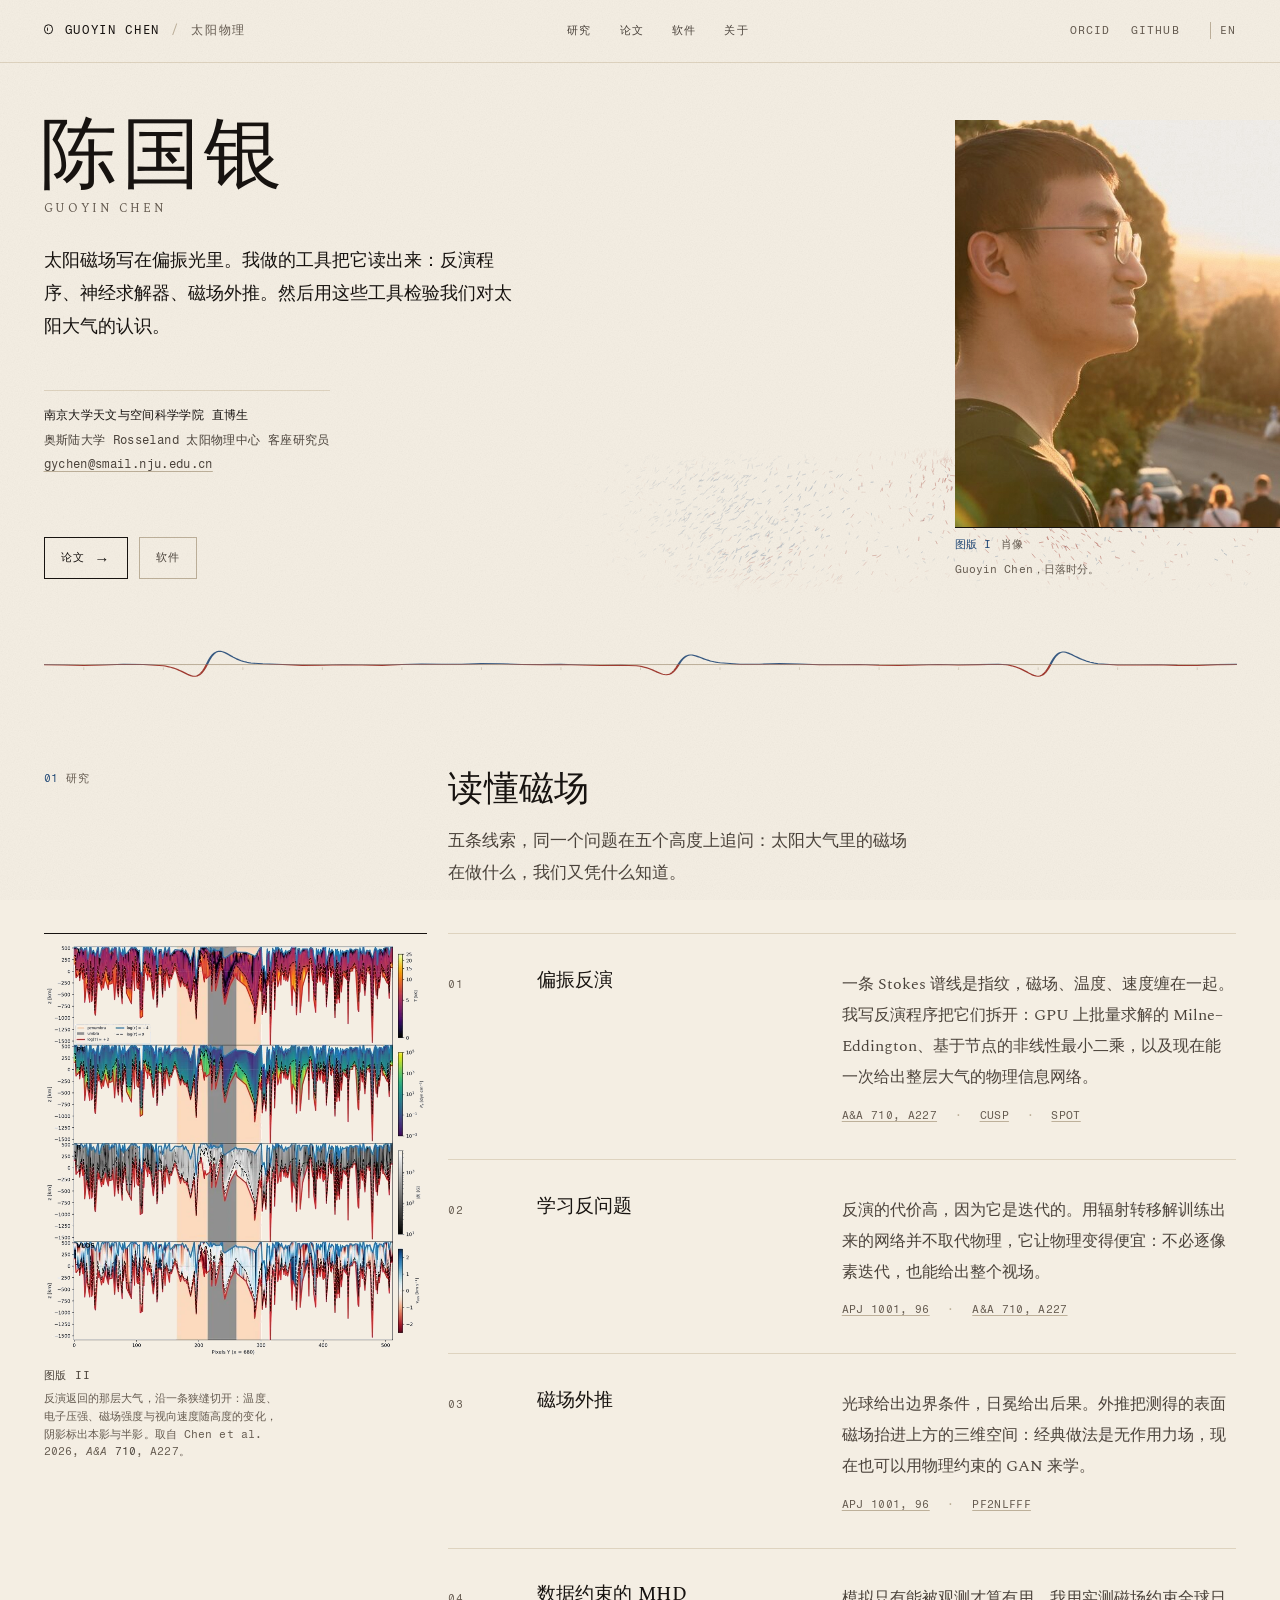
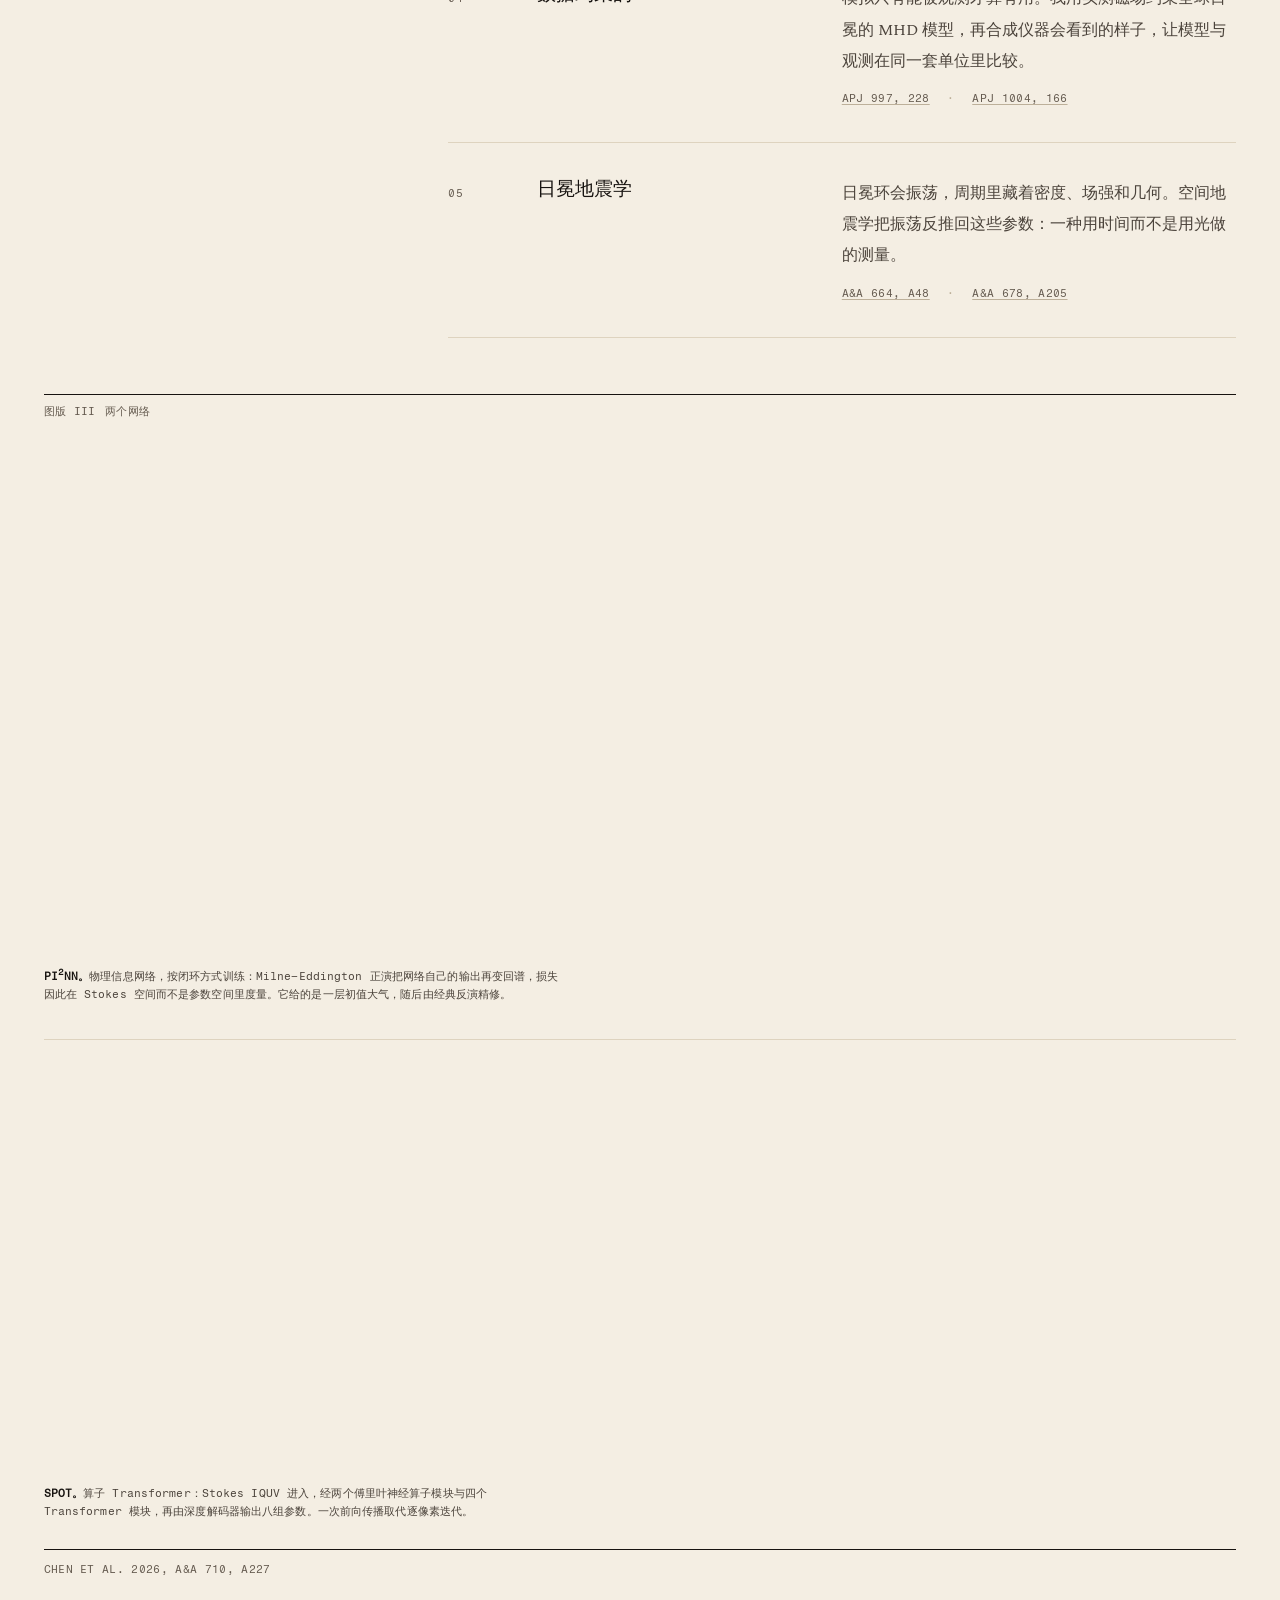
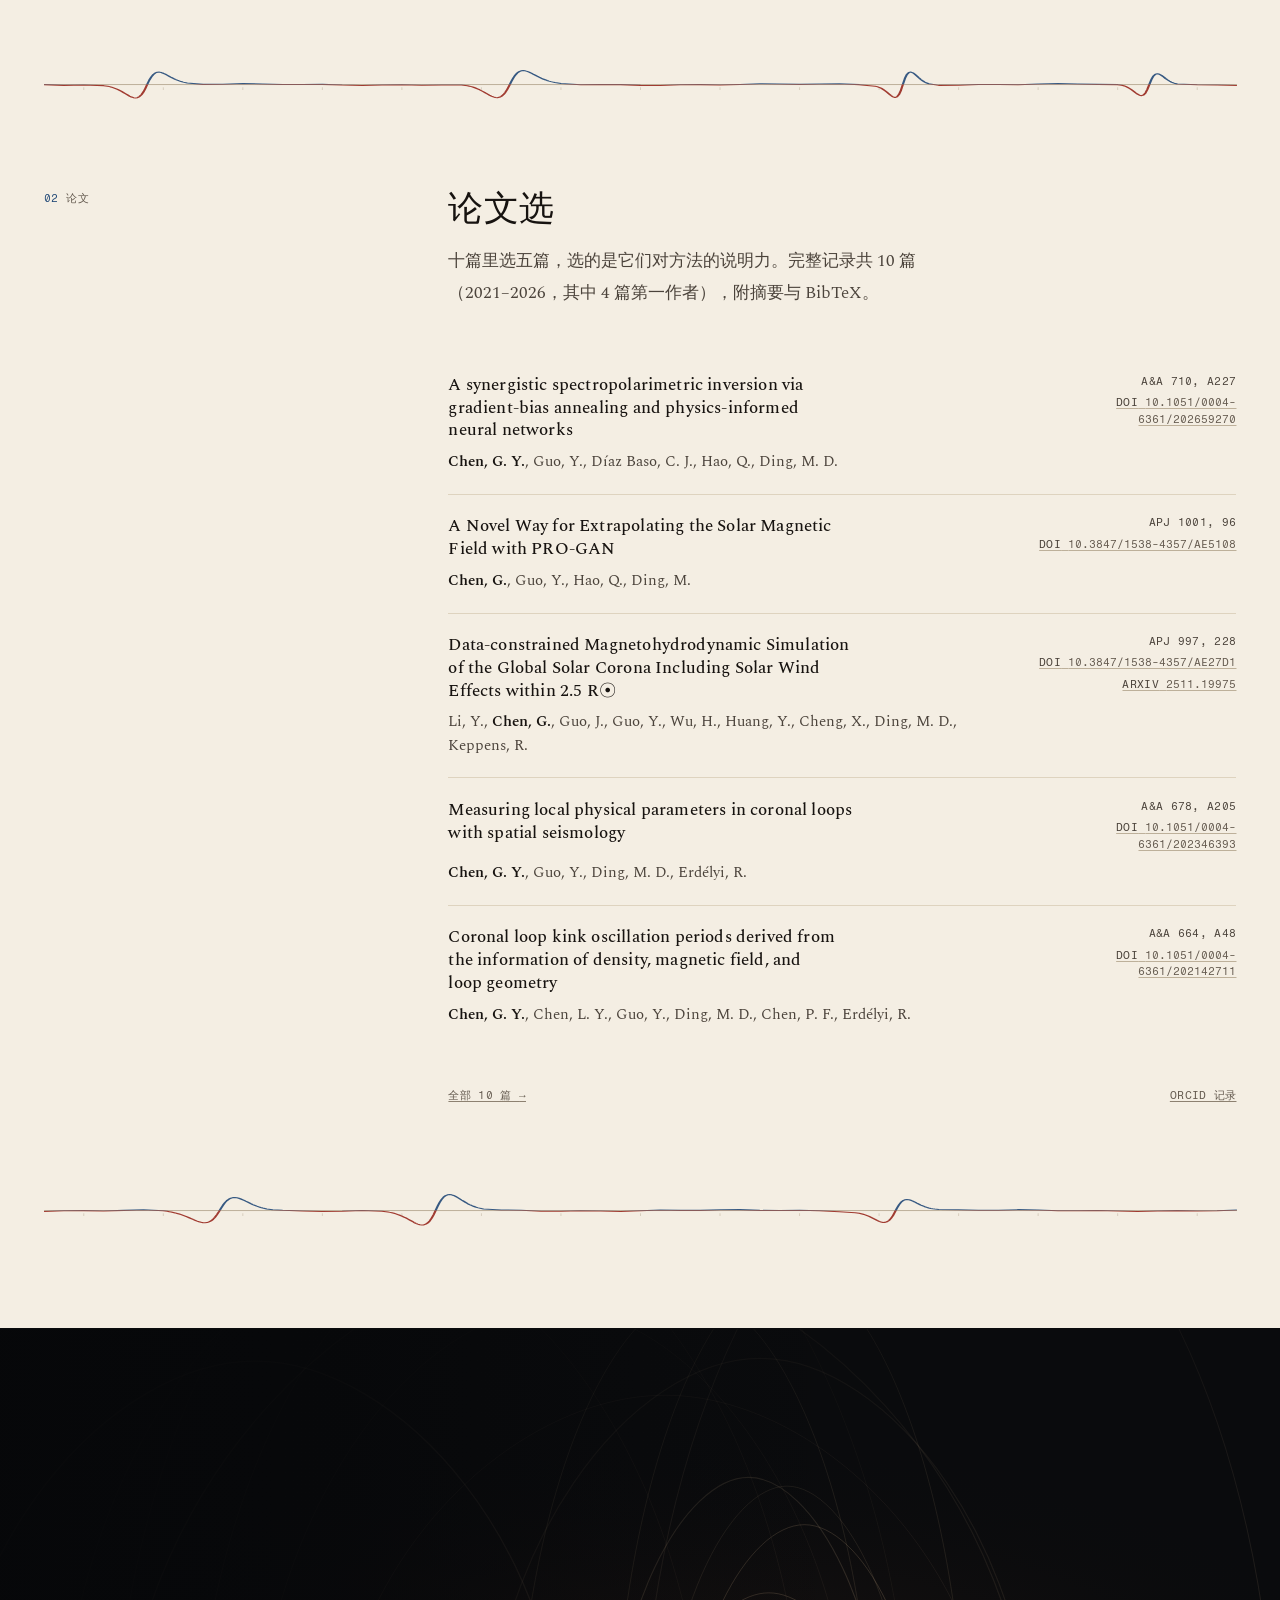
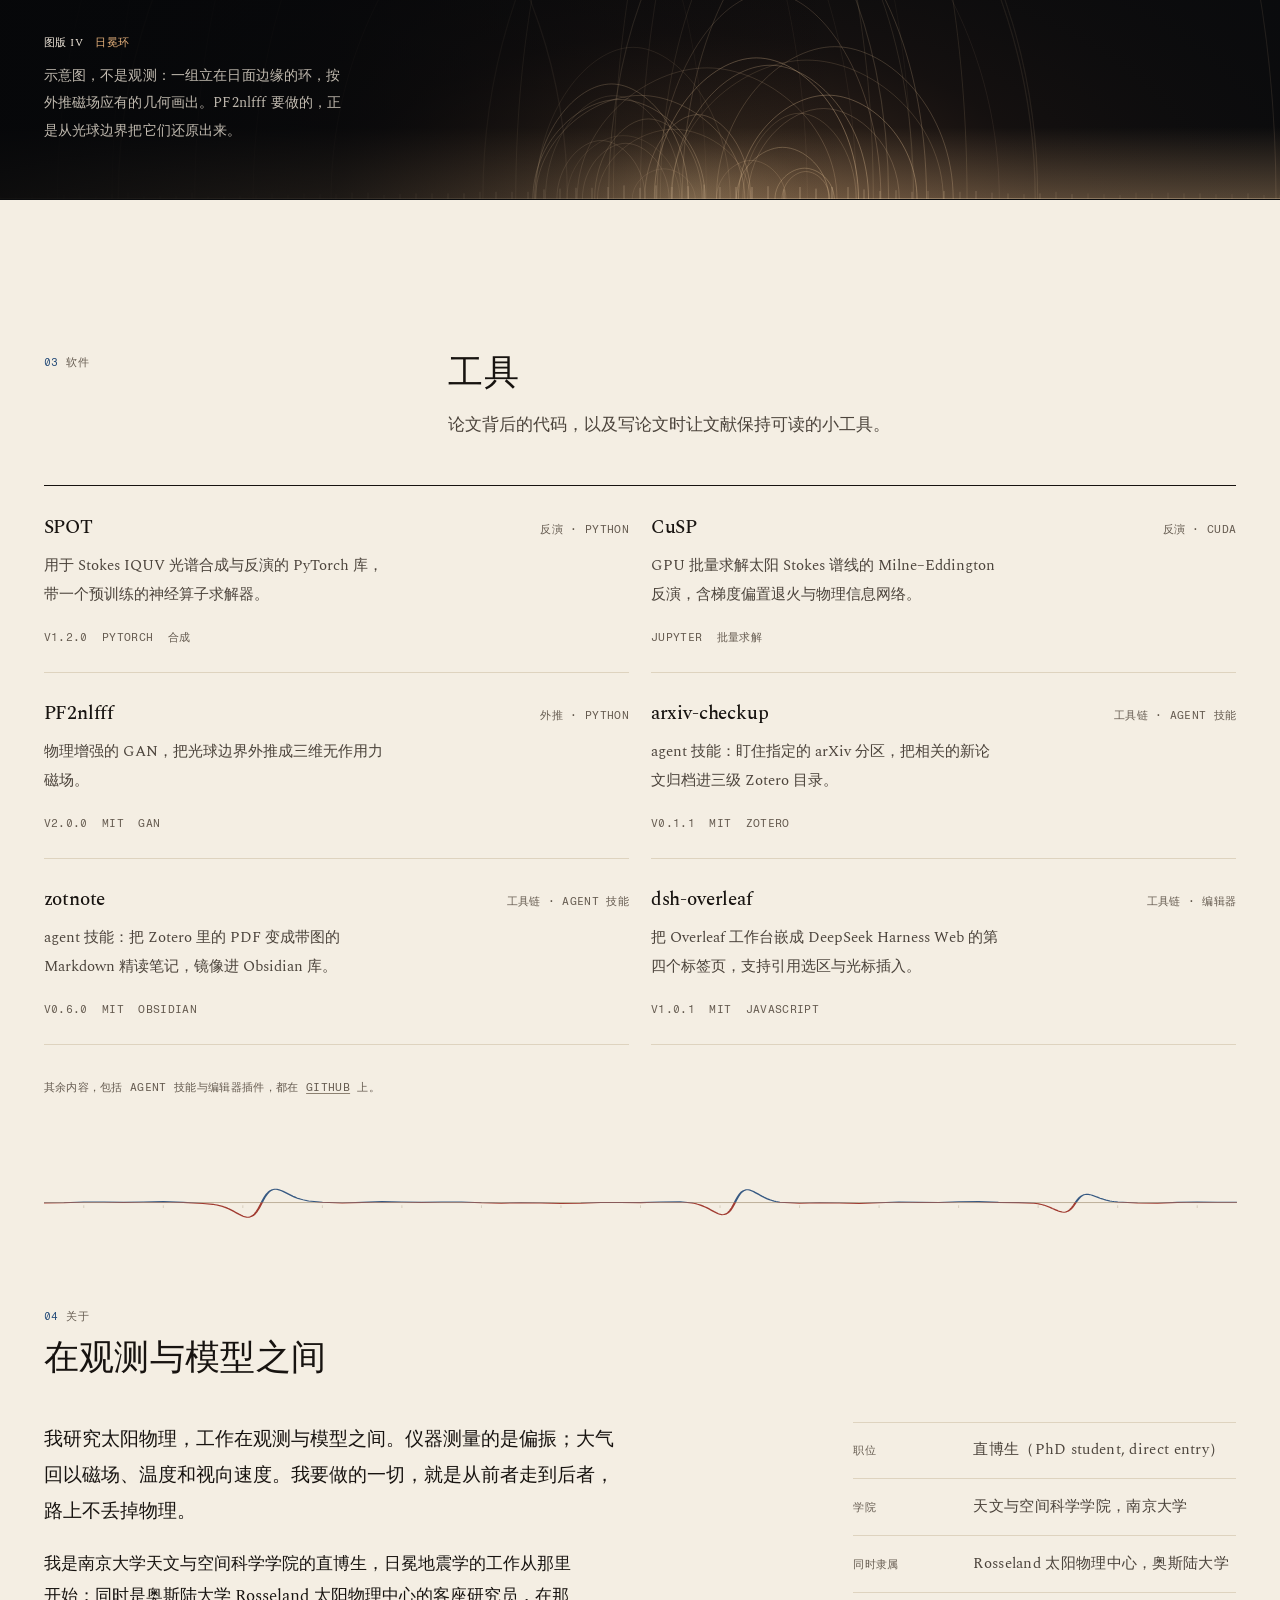
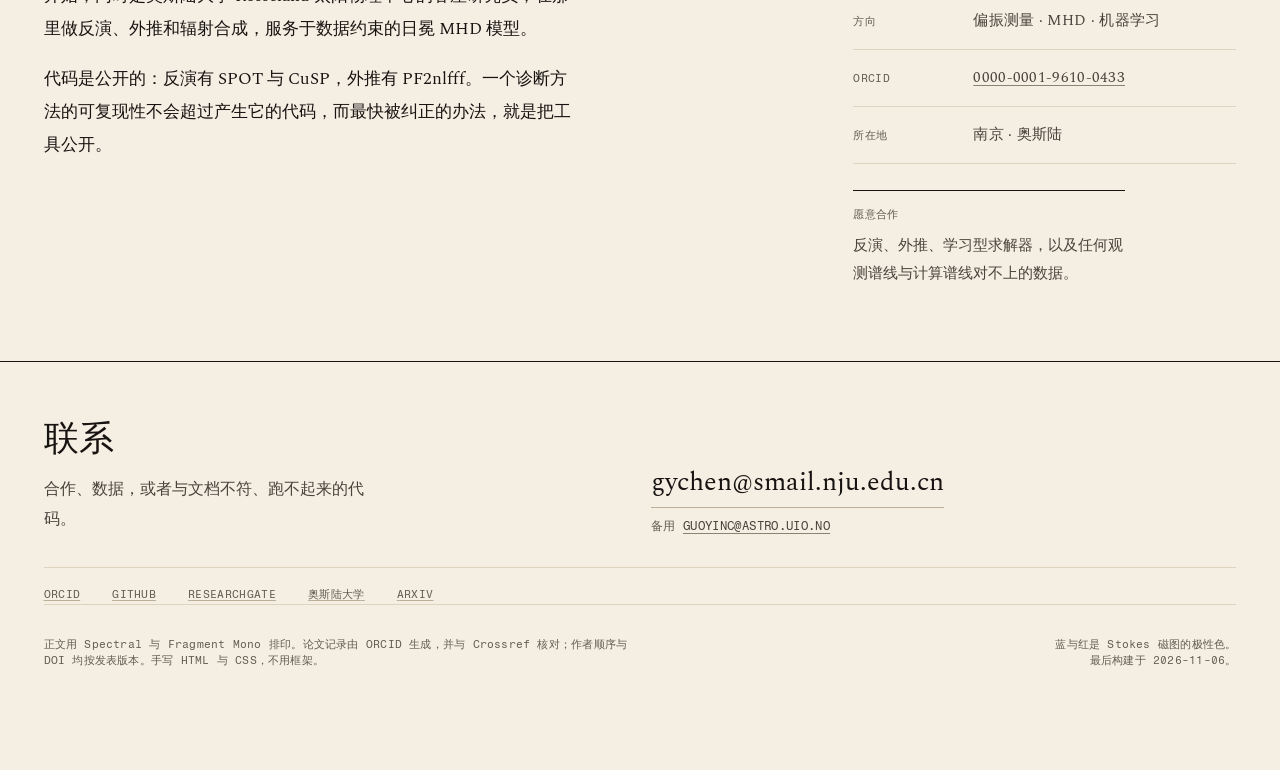
<file: zh/index.html>
<!doctype html>
<html lang="zh-CN">
<head>
  <meta charset="utf-8">
  <meta name="viewport" content="width=device-width, initial-scale=1">
  <title>陈国银（Guoyin Chen）— 太阳物理，南京大学</title>
  <meta name="description" content="南京大学天文与空间科学学院直博生，奥斯陆大学 Rosseland 太阳物理中心客座研究员。研究方向：偏振反演、磁场外推，以及数据约束的太阳大气 MHD 模型。">
  <meta name="author" content="Guoyin Chen">
  <meta name="theme-color" content="#f2f1ec">

  <meta property="og:type" content="profile">
  <meta property="og:title" content="陈国银（Guoyin Chen）— 太阳物理">
  <meta property="og:description" content="太阳磁场写在偏振光里。我做的工具把它读出来。">
  <meta property="og:locale" content="zh_CN">
  <meta property="og:image" content="../assets/img/og-cover.jpg">
  <meta property="og:image:width" content="1200">
  <meta property="og:image:height" content="630">
  <meta property="og:image:alt" content="Guoyin Chen（陈国银），南京大学天文与空间科学学院直博生、奥斯陆大学 Rosseland 太阳物理中心客座研究员。">
  <meta name="twitter:card" content="summary_large_image">
  <link rel="alternate" hreflang="en" href="../index.html">
  <link rel="alternate" hreflang="zh-Hans" href="index.html">
  <link rel="alternate" hreflang="x-default" href="../index.html">

  <link rel="icon" href="../assets/img/favicon.svg" type="image/svg+xml">
  <link rel="preload" href="../assets/fonts/spectral-normal-400.woff2" as="font" type="font/woff2" crossorigin>
  <link rel="preload" href="../assets/fonts/fragmentmono-normal-400.woff2" as="font" type="font/woff2" crossorigin>
  <link rel="stylesheet" href="../assets/css/site.css">
  <script>document.documentElement.classList.add('js');</script>

  <script type="application/ld+json">
  {
    "@context": "https://schema.org",
    "@type": "Person",
    "name": "陈国银",
    "alternateName": "Guoyin Chen",
    "jobTitle": "PhD Student",
    "email": "gychen@smail.nju.edu.cn",
    "affiliation": [
      { "@type": "Organization", "name": "School of Astronomy and Space Science, Nanjing University" },
      { "@type": "Organization", "name": "Rosseland Centre for Solar Physics, University of Oslo" }
    ],
    "knowsAbout": ["Solar physics", "Spectropolarimetry", "Magnetohydrodynamics", "Machine learning", "Coronal seismology", "Magnetic field extrapolation"],
    "url": "https://github.com/gychen-NJU",
    "sameAs": [
      "https://orcid.org/0000-0001-9610-0433",
      "https://github.com/gychen-NJU",
      "https://www.researchgate.net/profile/Guoyin-Chen-2",
      "https://www.mn.uio.no/astro/english/people/aca/guoyinc/index.html"
    ]
  }
  </script>
</head>
<body>
  <a class="skip" href="#main">跳到正文</a>

  <header class="masthead" data-header>
    <div class="wrap masthead__in">
      <a class="wordmark" href="index.html">
        <span class="wordmark__mark" aria-hidden="true"></span>
        <span class="wordmark__text">Guoyin Chen</span>
        <span class="wordmark__sep" aria-hidden="true">/</span>
        <span class="wordmark__sub">太阳物理</span>
      </a>
      <nav class="nav" aria-label="主导航">
        <a href="#research">研究</a>
        <a href="publications.html">论文</a>
        <a href="#code">软件</a>
        <a href="#about">关于</a>
      </nav>
      <div class="masthead__ext">
        <a href="https://orcid.org/0000-0001-9610-0433">ORCID</a>
        <a href="https://github.com/gychen-NJU">GitHub</a>
        <a class="lang-link" href="../index.html" hreflang="en" lang="en">EN</a>
      </div>
    </div>
  </header>

  <main id="main">

    <!-- ================= hero ================= -->
    <section class="hero wrap">
      <div class="grid12 hero__grid">
        <div class="hero__copy">
          <h1 class="reveal">陈国银</h1>
          <p class="hero__name-latin reveal" style="--d:80ms" lang="en">Guoyin Chen</p>
          <p class="hero__lead reveal" style="--d:120ms">太阳磁场写在偏振光里。我做的工具把它读出来：反演程序、神经求解器、磁场外推。然后用这些工具检验我们对太阳大气的认识。</p>
          <div class="hero__meta mono reveal" style="--d:180ms">
            <span>南京大学天文与空间科学学院 直博生</span>
            <span>奥斯陆大学 Rosseland 太阳物理中心 客座研究员</span>
            <a href="mailto:gychen@smail.nju.edu.cn">gychen@smail.nju.edu.cn</a>
          </div>
          <div class="hero__actions reveal" style="--d:240ms">
            <a class="btn" href="publications.html">论文 <span class="btn__arrow" aria-hidden="true">→</span></a>
            <a class="btn btn--ghost" href="#code">软件</a>
          </div>
        </div>

        <figure class="plate plate--hero hero__plate reveal" style="--d:90ms">
          <div class="plate__media">
            <picture>
              <source media="(max-width: 520px)" srcset="../assets/img/portrait-sq.jpg" width="800" height="800">
              <img src="../assets/img/portrait.jpg"
                   srcset="../assets/img/portrait-sm.jpg 480w, ../assets/img/portrait.jpg 1000w"
                   sizes="(max-width: 900px) 84vw, 34vw"
                   width="1000" height="1333"
                   alt="Guoyin Chen 的侧脸，日落时分望向城市"
                   fetchpriority="high" decoding="async">
            </picture>
          </div>
          <div class="plate__no"><b>图版 I</b><span>肖像</span></div>
          <figcaption>Guoyin Chen，日落时分。</figcaption>
        </figure>
      </div>
    </section>

    <div class="rule-wrap"><svg class="profile-rule" viewBox="0 0 600 76" preserveAspectRatio="none" aria-hidden="true" focusable="false">
        <defs>
          <path id="sv11-d" d="M0 38.3L10 38.5L20 39.1L30 38.5L40 37.7L50 38.0L60 39.4L61 39.7L62 40.1L63 40.6L64 41.1L65 41.8L66 42.5L67 43.4L68 44.3L69 45.3L70 46.4L71 47.5L72 48.6L73 49.5L74 50.3L75 50.8L76 50.9L77 50.5L78 49.4L79 47.6L80 45.0L81 41.6L82 37.4L83 33.2L84 29.6L85 26.9L86 25.0L87 23.9L88 23.4L89 23.5L90 24.1L91 25.0L92 26.0L93 27.2L94 28.5L95 29.7L96 30.8L97 31.9L98 32.8L99 33.7L100 34.4L101 35.0L102 35.5L103 35.9L104 36.3L110 37.2L120 37.9L130 38.9L140 38.8L150 38.3L160 38.6L170 38.9L180 38.0L190 37.4L200 37.7L210 37.7L220 37.0L230 37.1L240 38.0L250 38.1L260 37.8L270 38.4L280 39.1L290 38.8L298 39.3L299 39.6L300 39.9L301 40.4L302 40.9L303 41.5L304 42.2L305 43.0L306 43.9L307 44.9L308 45.9L309 46.8L310 47.7L311 48.5L312 49.0L313 49.2L314 49.0L315 48.2L316 46.8L317 44.7L318 41.8L319 38.5L320 35.1L321 32.3L322 30.2L323 28.7L324 27.8L325 27.5L326 27.6L327 28.0L328 28.6L329 29.4L330 30.2L331 31.0L332 31.9L333 32.6L334 33.3L335 34.0L336 34.5L337 35.0L338 35.4L339 35.8L340 36.1L350 37.6L360 37.6L370 37.0L380 37.4L390 38.3L400 38.2L410 38.0L420 38.7L430 39.1L440 38.4L450 38.0L460 38.4L470 38.1L480 37.6L484 38.3L485 38.6L486 39.0L487 39.5L488 40.1L489 40.8L490 41.6L491 42.6L492 43.6L493 44.7L494 45.8L495 47.0L496 48.1L497 49.2L498 50.1L499 50.6L500 50.8L501 50.5L502 49.6L503 48.0L504 45.6L505 42.4L506 38.5L507 34.4L508 30.9L509 28.2L510 26.2L511 24.9L512 24.3L513 24.3L514 24.6L515 25.3L516 26.2L517 27.2L518 28.3L519 29.4L520 30.4L521 31.4L522 32.4L523 33.2L524 34.0L525 34.7L526 35.3L527 35.8L528 36.3L530 37.0L540 38.6L550 38.4L560 38.2L570 38.9L580 39.0L590 38.1L600 37.8" pathLength="1"/>
          <clipPath id="sv11-up"><rect x="0" y="0" width="600" height="38"/></clipPath>
          <clipPath id="sv11-dn"><rect x="0" y="38" width="600" height="38"/></clipPath>
        </defs>
        <g class="ticks"><line x1="20" y1="41" x2="20" y2="44"/><line x1="60" y1="41" x2="60" y2="44"/><line x1="100" y1="41" x2="100" y2="44"/><line x1="140" y1="41" x2="140" y2="44"/><line x1="180" y1="41" x2="180" y2="44"/><line x1="220" y1="41" x2="220" y2="44"/><line x1="260" y1="41" x2="260" y2="44"/><line x1="300" y1="41" x2="300" y2="44"/><line x1="340" y1="41" x2="340" y2="44"/><line x1="380" y1="41" x2="380" y2="44"/><line x1="420" y1="41" x2="420" y2="44"/><line x1="460" y1="41" x2="460" y2="44"/><line x1="500" y1="41" x2="500" y2="44"/><line x1="540" y1="41" x2="540" y2="44"/><line x1="580" y1="41" x2="580" y2="44"/></g>
        <line class="axis" x1="0" y1="38" x2="600" y2="38"/>
        <use class="trace trace--blue" href="#sv11-d" clip-path="url(#sv11-up)"/>
        <use class="trace trace--red" href="#sv11-d" clip-path="url(#sv11-dn)"/>
      </svg></div>

    <!-- ================= research ================= -->
    <section class="section" id="research">
      <div class="wrap">
        <div class="section__head">
          <div class="section__aside">
            <span class="sect-label mono"><b>01</b>研究</span>
          </div>
          <div class="section__title">
            <h2>读懂磁场</h2>
            <p>五条线索，同一个问题在五个高度上追问：太阳大气里的磁场在做什么，我们又凭什么知道。</p>
          </div>
        </div>

        <div class="grid12">
          <figure class="margin-plate">
            <div class="margin-plate__media">
              <img src="../assets/img/plate-zsect.webp" width="760" height="822" loading="lazy" decoding="async"
                   alt="四层叠放的面板：反演得到的大气随高度的温度、电子压强、磁场强度与视向速度，并标出本影与半影所在的横向区间。">
            </div>
            <figcaption><span class="cap-no">图版 II</span> 反演返回的那层大气，沿一条狭缝切开：温度、电子压强、磁场强度与视向速度随高度的变化，阴影标出本影与半影。取自 Chen et al. 2026, <i>A&amp;A</i> <b>710</b>, A227。</figcaption>
          </figure>

          <div class="section__body">
            <div class="threads">

              <article class="thread fade-up">
                <div class="thread__no mono">01</div>
                <div class="thread__head">
                  <h3>偏振反演</h3>
                </div>
                <div class="thread__body">
                  <p>一条 Stokes 谱线是指纹，磁场、温度、速度缠在一起。我写反演程序把它们拆开：GPU 上批量求解的 Milne–Eddington、基于节点的非线性最小二乘，以及现在能一次给出整层大气的物理信息网络。</p>
                  <div class="thread__links mono">
                    <a href="https://doi.org/10.1051/0004-6361/202659270">A&amp;A 710, A227</a>
                    <span aria-hidden="true">·</span>
                    <a href="https://github.com/gychen-NJU/CuSP">CuSP</a>
                    <span aria-hidden="true">·</span>
                    <a href="https://github.com/gychen-NJU/SPOT">SPOT</a>
                  </div>
                </div>
              </article>

              <article class="thread fade-up">
                <div class="thread__no mono">02</div>
                <div class="thread__head">
                  <h3>学习反问题</h3>
                </div>
                <div class="thread__body">
                  <p>反演的代价高，因为它是迭代的。用辐射转移解训练出来的网络并不取代物理，它让物理变得便宜：不必逐像素迭代，也能给出整个视场。</p>
                  <div class="thread__links mono">
                    <a href="https://doi.org/10.3847/1538-4357/ae5108">ApJ 1001, 96</a>
                    <span aria-hidden="true">·</span>
                    <a href="https://doi.org/10.1051/0004-6361/202659270">A&amp;A 710, A227</a>
                  </div>
                </div>
              </article>

              <article class="thread fade-up">
                <div class="thread__no mono">03</div>
                <div class="thread__head">
                  <h3>磁场外推</h3>
                </div>
                <div class="thread__body">
                  <p>光球给出边界条件，日冕给出后果。外推把测得的表面磁场抬进上方的三维空间：经典做法是无作用力场，现在也可以用物理约束的 GAN 来学。</p>
                  <div class="thread__links mono">
                    <a href="https://doi.org/10.3847/1538-4357/ae5108">ApJ 1001, 96</a>
                    <span aria-hidden="true">·</span>
                    <a href="https://github.com/gychen-NJU/PF2nlfff">PF2nlfff</a>
                  </div>
                </div>
              </article>

              <article class="thread fade-up">
                <div class="thread__no mono">04</div>
                <div class="thread__head">
                  <h3>数据约束的 MHD</h3>
                </div>
                <div class="thread__body">
                  <p>模拟只有能被观测才算有用。我用实测磁场约束全球日冕的 MHD 模型，再合成仪器会看到的样子，让模型与观测在同一套单位里比较。</p>
                  <div class="thread__links mono">
                    <a href="https://doi.org/10.3847/1538-4357/ae27d1">ApJ 997, 228</a>
                    <span aria-hidden="true">·</span>
                    <a href="https://doi.org/10.3847/1538-4357/ae6f0d">ApJ 1004, 166</a>
                  </div>
                </div>
              </article>

              <article class="thread fade-up">
                <div class="thread__no mono">05</div>
                <div class="thread__head">
                  <h3>日冕地震学</h3>
                </div>
                <div class="thread__body">
                  <p>日冕环会振荡，周期里藏着密度、场强和几何。空间地震学把振荡反推回这些参数：一种用时间而不是用光做的测量。</p>
                  <div class="thread__links mono">
                    <a href="https://doi.org/10.1051/0004-6361/202142711">A&amp;A 664, A48</a>
                    <span aria-hidden="true">·</span>
                    <a href="https://doi.org/10.1051/0004-6361/202346393">A&amp;A 678, A205</a>
                  </div>
                </div>
              </article>

            </div>
          </div>
        </div>

        <figure class="plate plate--figure plate--nets">
          <div class="plate__no">
            <span class="mono">图版 III</span>
            <span class="mono">两个网络</span>
          </div>

          <div class="net">
            <div class="net__body">
              <div class="net__media">
                <picture>
                  <source srcset="../assets/img/arch-pi2nn.webp" type="image/webp">
                  <img src="../assets/img/arch-pi2nn.jpg" width="1146" height="504" loading="lazy" decoding="async"
                       alt="PI-squared-NN 结构：编码器与解码器之间交换八参数大气，Milne-Eddington 正演把网络输出再变回 Stokes 谱用于计算损失。">
                </picture>
              </div>
              <p class="net__cap"><b>PI<sup>2</sup>NN。</b>物理信息网络，按闭环方式训练：Milne&ndash;Eddington 正演把网络自己的输出再变回谱，损失因此在 Stokes 空间而不是参数空间里度量。它给的是一层初值大气，随后由经典反演精修。</p>
            </div>
          </div>

          <div class="net">
            <div class="net__body">
              <div class="net__media">
                <picture>
                  <source srcset="../assets/img/arch-spot.webp" type="image/webp">
                  <img src="../assets/img/arch-spot.jpg" width="1800" height="642" loading="lazy" decoding="async"
                       alt="SPOT 网络结构：Stokes I、Q、U、V 进入嵌入层，经过两个傅里叶神经算子模块与四个 Transformer 模块，再由深度解码器输出八个参数。">
                </picture>
              </div>
              <p class="net__cap"><b>SPOT。</b>算子 Transformer：Stokes IQUV 进入，经两个傅里叶神经算子模块与四个 Transformer 模块，再由深度解码器输出八组参数。一次前向传播取代逐像素迭代。</p>
            </div>
          </div>

          <p class="plate__src mono">Chen et al. 2026, A&amp;A 710, A227</p>
        </figure>

      </div>
    </section>

    <div class="rule-wrap"><svg class="profile-rule" viewBox="0 0 600 76" preserveAspectRatio="none" aria-hidden="true" focusable="false">
        <defs>
          <path id="sv47-d" d="M0 38.1L10 38.9L20 38.6L30 39.2L31 39.5L32 39.8L33 40.3L34 40.9L35 41.6L36 42.4L37 43.3L38 44.4L39 45.5L40 46.8L41 48.1L42 49.4L43 50.7L44 51.7L45 52.4L46 52.7L47 52.4L48 51.2L49 49.2L50 46.2L51 42.2L52 37.4L53 33.0L54 29.5L55 26.9L56 25.2L57 24.5L58 24.3L59 24.8L60 25.6L61 26.6L62 27.8L63 29.0L64 30.2L65 31.3L66 32.3L67 33.2L68 34.0L69 34.7L70 35.3L71 35.8L72 36.2L80 37.8L90 37.6L100 36.9L110 37.3L120 38.0L130 37.9L140 37.8L150 38.6L160 39.1L170 38.5L180 38.2L190 38.7L200 38.5L210 38.5L211 38.7L212 39.0L213 39.3L214 39.8L215 40.3L216 41.0L217 41.8L218 42.7L219 43.7L220 44.8L221 45.9L222 47.2L223 48.4L224 49.6L225 50.7L226 51.6L227 52.2L228 52.4L229 52.0L230 51.0L231 49.3L232 46.7L233 43.3L234 39.2L235 34.8L236 30.9L237 27.7L238 25.3L239 23.8L240 22.9L241 22.6L242 22.9L243 23.5L244 24.3L245 25.3L246 26.5L247 27.6L248 28.8L249 29.9L250 30.9L251 31.9L252 32.7L253 33.5L254 34.2L255 34.8L256 35.3L257 35.8L260 36.9L270 38.3L280 38.1L290 38.1L300 38.9L310 39.0L320 38.3L330 38.1L340 38.5L350 37.9L360 37.1L370 37.3L380 37.8L390 37.3L400 37.2L410 38.1L418 39.8L419 40.3L420 41.1L421 42.0L422 43.3L423 44.8L424 46.5L425 48.3L426 50.1L427 51.6L428 52.2L429 51.5L430 49.0L431 44.3L432 37.7L433 31.3L434 26.9L435 24.7L436 24.3L437 25.1L438 26.7L439 28.6L440 30.6L441 32.4L442 34.0L443 35.3L444 36.3L445 37.1L450 38.9L460 38.8L470 38.0L480 38.0L490 38.2L500 37.5L510 36.9L520 37.4L530 37.8L540 38.1L542 38.8L543 39.3L544 40.1L545 41.1L546 42.3L547 43.8L548 45.4L549 47.1L550 48.6L551 49.8L552 50.2L553 49.5L554 47.2L555 43.1L556 37.5L557 32.2L558 28.5L559 26.6L560 26.1L561 26.7L562 27.9L563 29.5L564 31.2L565 32.7L566 34.1L567 35.3L568 36.2L569 36.9L570 37.4L580 38.2L590 38.5L600 39.0" pathLength="1"/>
          <clipPath id="sv47-up"><rect x="0" y="0" width="600" height="38"/></clipPath>
          <clipPath id="sv47-dn"><rect x="0" y="38" width="600" height="38"/></clipPath>
        </defs>
        <g class="ticks"><line x1="20" y1="41" x2="20" y2="44"/><line x1="60" y1="41" x2="60" y2="44"/><line x1="100" y1="41" x2="100" y2="44"/><line x1="140" y1="41" x2="140" y2="44"/><line x1="180" y1="41" x2="180" y2="44"/><line x1="220" y1="41" x2="220" y2="44"/><line x1="260" y1="41" x2="260" y2="44"/><line x1="300" y1="41" x2="300" y2="44"/><line x1="340" y1="41" x2="340" y2="44"/><line x1="380" y1="41" x2="380" y2="44"/><line x1="420" y1="41" x2="420" y2="44"/><line x1="460" y1="41" x2="460" y2="44"/><line x1="500" y1="41" x2="500" y2="44"/><line x1="540" y1="41" x2="540" y2="44"/><line x1="580" y1="41" x2="580" y2="44"/></g>
        <line class="axis" x1="0" y1="38" x2="600" y2="38"/>
        <use class="trace trace--blue" href="#sv47-d" clip-path="url(#sv47-up)"/>
        <use class="trace trace--red" href="#sv47-d" clip-path="url(#sv47-dn)"/>
      </svg></div>

    <!-- ================= selected papers ================= -->
    <section class="section" id="papers">
      <div class="wrap">
        <div class="section__head">
          <div class="section__aside">
            <span class="sect-label mono"><b>02</b>论文</span>
          </div>
          <div class="section__title">
            <h2>论文选</h2>
            <p>十篇里选五篇，选的是它们对方法的说明力。完整记录共 10 篇（2021–2026，其中 4 篇第一作者），附摘要与 BibTeX。</p>
          </div>
        </div>

        <div class="grid12">
          <div class="section__body">
            <div class="pubs pubs--compact">

        <article class="pub">
          <h3 class="pub__title"><a href="https://doi.org/10.1051/0004-6361/202659270">A synergistic spectropolarimetric inversion via gradient-bias annealing and physics-informed neural networks</a></h3>
          <p class="pub__authors"><span class="au"><b>Chen, G. Y.</b></span>, <span class="au">Guo, Y.</span>, <span class="au">Díaz Baso, C. J.</span>, <span class="au">Hao, Q.</span>, <span class="au">Ding, M. D.</span></p>
          <div class="pub__venue mono">
            <span class="jrnl">A&amp;A 710, A227</span>
            <a class="doi" href="https://doi.org/10.1051/0004-6361/202659270" title="doi:10.1051/0004-6361/202659270"><span class="lbl">doi</span><span class="id">10.1051/0004-6361/202659270</span></a>
          </div>
        </article>
        <article class="pub">
          <h3 class="pub__title"><a href="https://doi.org/10.3847/1538-4357/ae5108">A Novel Way for Extrapolating the Solar Magnetic Field with PRO-GAN</a></h3>
          <p class="pub__authors"><span class="au"><b>Chen, G.</b></span>, <span class="au">Guo, Y.</span>, <span class="au">Hao, Q.</span>, <span class="au">Ding, M.</span></p>
          <div class="pub__venue mono">
            <span class="jrnl">ApJ 1001, 96</span>
            <a class="doi" href="https://doi.org/10.3847/1538-4357/ae5108" title="doi:10.3847/1538-4357/ae5108"><span class="lbl">doi</span><span class="id">10.3847/1538-4357/ae5108</span></a>
          </div>
        </article>
        <article class="pub">
          <h3 class="pub__title"><a href="https://doi.org/10.3847/1538-4357/ae27d1">Data-constrained Magnetohydrodynamic Simulation of the Global Solar Corona Including Solar Wind Effects within 2.5 R☉</a></h3>
          <p class="pub__authors"><span class="au">Li, Y.</span>, <span class="au"><b>Chen, G.</b></span>, <span class="au">Guo, J.</span>, <span class="au">Guo, Y.</span>, <span class="au">Wu, H.</span>, <span class="au">Huang, Y.</span>, <span class="au">Cheng, X.</span>, <span class="au">Ding, M. D.</span>, <span class="au">Keppens, R.</span></p>
          <div class="pub__venue mono">
            <span class="jrnl">ApJ 997, 228</span>
            <a class="doi" href="https://doi.org/10.3847/1538-4357/ae27d1" title="doi:10.3847/1538-4357/ae27d1"><span class="lbl">doi</span><span class="id">10.3847/1538-4357/ae27d1</span></a>
          <a class="arxiv" href="https://arxiv.org/abs/2511.19975" title="arXiv:2511.19975"><span class="lbl">arXiv</span><span class="id">2511.19975</span></a>
          </div>
        </article>
        <article class="pub">
          <h3 class="pub__title"><a href="https://doi.org/10.1051/0004-6361/202346393">Measuring local physical parameters in coronal loops with spatial seismology</a></h3>
          <p class="pub__authors"><span class="au"><b>Chen, G. Y.</b></span>, <span class="au">Guo, Y.</span>, <span class="au">Ding, M. D.</span>, <span class="au">Erdélyi, R.</span></p>
          <div class="pub__venue mono">
            <span class="jrnl">A&amp;A 678, A205</span>
            <a class="doi" href="https://doi.org/10.1051/0004-6361/202346393" title="doi:10.1051/0004-6361/202346393"><span class="lbl">doi</span><span class="id">10.1051/0004-6361/202346393</span></a>
          </div>
        </article>
        <article class="pub">
          <h3 class="pub__title"><a href="https://doi.org/10.1051/0004-6361/202142711">Coronal loop kink oscillation periods derived from the information of density, magnetic field, and loop geometry</a></h3>
          <p class="pub__authors"><span class="au"><b>Chen, G. Y.</b></span>, <span class="au">Chen, L. Y.</span>, <span class="au">Guo, Y.</span>, <span class="au">Ding, M. D.</span>, <span class="au">Chen, P. F.</span>, <span class="au">Erdélyi, R.</span></p>
          <div class="pub__venue mono">
            <span class="jrnl">A&amp;A 664, A48</span>
            <a class="doi" href="https://doi.org/10.1051/0004-6361/202142711" title="doi:10.1051/0004-6361/202142711"><span class="lbl">doi</span><span class="id">10.1051/0004-6361/202142711</span></a>
          </div>
        </article>

            </div>
            <div class="pub-list-foot mono">
              <a href="publications.html">全部 10 篇 <span aria-hidden="true">→</span></a>
              <a href="https://orcid.org/0000-0001-9610-0433">ORCID 记录</a>
            </div>
          </div>
        </div>
      </div>
    </section>

    <div class="rule-wrap"><svg class="profile-rule" viewBox="0 0 600 76" preserveAspectRatio="none" aria-hidden="true" focusable="false">
        <defs>
          <path id="sv92-d" d="M0 39.0L10 38.2L20 38.1L30 38.4L40 37.8L50 37.1L60 38.3L62 38.9L63 39.2L64 39.6L65 40.1L66 40.6L67 41.2L68 41.8L69 42.5L70 43.3L71 44.1L72 45.0L73 45.9L74 46.8L75 47.8L76 48.7L77 49.6L78 50.3L79 50.9L80 51.3L81 51.4L82 51.2L83 50.5L84 49.4L85 47.7L86 45.4L87 42.5L88 39.2L89 35.5L90 32.2L91 29.3L92 27.1L93 25.5L94 24.4L95 23.8L96 23.7L97 24.0L98 24.5L99 25.3L100 26.2L101 27.2L102 28.3L103 29.3L104 30.4L105 31.4L106 32.3L107 33.2L108 33.9L109 34.6L110 35.2L111 35.7L112 36.2L113 36.5L114 36.8L115 37.1L120 37.7L130 38.4L140 39.1L150 38.7L160 37.9L170 38.7L173 39.6L174 40.0L175 40.5L176 41.0L177 41.6L178 42.4L179 43.2L180 44.1L181 45.1L182 46.1L183 47.3L184 48.5L185 49.7L186 50.9L187 52.0L188 52.9L189 53.6L190 53.9L191 53.8L192 53.0L193 51.6L194 49.4L195 46.3L196 42.5L197 37.9L198 33.1L199 29.0L200 25.7L201 23.2L202 21.6L203 20.7L204 20.4L205 20.7L206 21.4L207 22.4L208 23.7L209 25.0L210 26.4L211 27.7L212 29.0L213 30.3L214 31.4L215 32.4L216 33.3L217 34.1L218 34.8L219 35.3L220 35.8L221 36.2L230 37.3L240 37.7L250 38.7L260 38.8L270 38.3L280 38.6L290 39.0L300 38.3L310 37.5L320 37.8L330 37.8L340 37.1L350 37.0L360 37.8L370 38.0L380 37.7L390 38.2L400 39.2L408 40.3L409 40.6L410 41.0L411 41.5L412 42.1L413 42.8L414 43.6L415 44.5L416 45.6L417 46.7L418 47.8L419 48.9L420 49.9L421 50.6L422 51.1L423 51.0L424 50.3L425 48.9L426 46.6L427 43.5L428 39.5L429 35.3L430 31.8L431 29.0L432 27.2L433 26.2L434 25.8L435 26.1L436 26.7L437 27.6L438 28.6L439 29.8L440 30.9L441 32.0L442 32.9L443 33.8L444 34.5L445 35.2L446 35.7L447 36.1L448 36.4L450 36.8L460 37.2L470 37.7L480 37.6L490 37.0L500 37.3L510 38.2L520 38.2L530 37.9L540 38.6L550 39.1L560 38.6L570 38.1L580 38.4L590 38.3L600 37.3" pathLength="1"/>
          <clipPath id="sv92-up"><rect x="0" y="0" width="600" height="38"/></clipPath>
          <clipPath id="sv92-dn"><rect x="0" y="38" width="600" height="38"/></clipPath>
        </defs>
        <g class="ticks"><line x1="20" y1="41" x2="20" y2="44"/><line x1="60" y1="41" x2="60" y2="44"/><line x1="100" y1="41" x2="100" y2="44"/><line x1="140" y1="41" x2="140" y2="44"/><line x1="180" y1="41" x2="180" y2="44"/><line x1="220" y1="41" x2="220" y2="44"/><line x1="260" y1="41" x2="260" y2="44"/><line x1="300" y1="41" x2="300" y2="44"/><line x1="340" y1="41" x2="340" y2="44"/><line x1="380" y1="41" x2="380" y2="44"/><line x1="420" y1="41" x2="420" y2="44"/><line x1="460" y1="41" x2="460" y2="44"/><line x1="500" y1="41" x2="500" y2="44"/><line x1="540" y1="41" x2="540" y2="44"/><line x1="580" y1="41" x2="580" y2="44"/></g>
        <line class="axis" x1="0" y1="38" x2="600" y2="38"/>
        <use class="trace trace--blue" href="#sv92-d" clip-path="url(#sv92-up)"/>
        <use class="trace trace--red" href="#sv92-d" clip-path="url(#sv92-dn)"/>
      </svg></div>

    <!-- ================= corona plate ================= -->
    <section class="corona" aria-labelledby="corona-title">
      <div class="corona__art" aria-hidden="true"></div>
      <div class="wrap corona__in">
        <p class="corona__label"><b>图版 IV</b><span>日冕环</span></p>
        <p class="corona__cap" id="corona-title">示意图，不是观测：一组立在日面边缘的环，按外推磁场应有的几何画出。PF2nlfff 要做的，正是从光球边界把它们还原出来。</p>
      </div>
    </section>

    <!-- ================= software ================= -->
    <section class="section" id="code">
      <div class="wrap">
        <div class="section__head">
          <div class="section__aside">
            <span class="sect-label mono"><b>03</b>软件</span>
          </div>
          <div class="section__title">
            <h2>工具</h2>
            <p>论文背后的代码，以及写论文时让文献保持可读的小工具。</p>
          </div>
        </div>

        <div class="grid12">
          <div class="section__body section__body--full">
            <div class="projects">

              <article class="project fade-up">
                <div class="project__top">
                  <a class="project__name" href="https://github.com/gychen-NJU/SPOT">SPOT</a>
                  <span class="project__domain mono">反演 · Python</span>
                </div>
                <p>用于 Stokes IQUV 光谱合成与反演的 PyTorch 库，带一个预训练的神经算子求解器。</p>
                <div class="project__foot mono"><span>v1.2.0</span><span>PyTorch</span><span>合成</span></div>
              </article>

              <article class="project fade-up">
                <div class="project__top">
                  <a class="project__name" href="https://github.com/gychen-NJU/CuSP">CuSP</a>
                  <span class="project__domain mono">反演 · CUDA</span>
                </div>
                <p>GPU 批量求解太阳 Stokes 谱线的 Milne–Eddington 反演，含梯度偏置退火与物理信息网络。</p>
                <div class="project__foot mono"><span>Jupyter</span><span>批量求解</span></div>
              </article>

              <article class="project fade-up">
                <div class="project__top">
                  <a class="project__name" href="https://github.com/gychen-NJU/PF2nlfff">PF2nlfff</a>
                  <span class="project__domain mono">外推 · Python</span>
                </div>
                <p>物理增强的 GAN，把光球边界外推成三维无作用力磁场。</p>
                <div class="project__foot mono"><span>v2.0.0</span><span>MIT</span><span>GAN</span></div>
              </article>

              <article class="project fade-up">
                <div class="project__top">
                  <a class="project__name" href="https://github.com/gychen-NJU/arxiv-checkup">arxiv-checkup</a>
                  <span class="project__domain mono">工具链 · agent 技能</span>
                </div>
                <p>agent 技能：盯住指定的 arXiv 分区，把相关的新论文归档进三级 Zotero 目录。</p>
                <div class="project__foot mono"><span>v0.1.1</span><span>MIT</span><span>Zotero</span></div>
              </article>

              <article class="project fade-up">
                <div class="project__top">
                  <a class="project__name" href="https://github.com/gychen-NJU/zotnote">zotnote</a>
                  <span class="project__domain mono">工具链 · agent 技能</span>
                </div>
                <p>agent 技能：把 Zotero 里的 PDF 变成带图的 Markdown 精读笔记，镜像进 Obsidian 库。</p>
                <div class="project__foot mono"><span>v0.6.0</span><span>MIT</span><span>Obsidian</span></div>
              </article>

              <article class="project fade-up">
                <div class="project__top">
                  <a class="project__name" href="https://github.com/gychen-NJU/dsh-overleaf">dsh-overleaf</a>
                  <span class="project__domain mono">工具链 · 编辑器</span>
                </div>
                <p>把 Overleaf 工作台嵌成 DeepSeek Harness Web 的第四个标签页，支持引用选区与光标插入。</p>
                <div class="project__foot mono"><span>v1.0.1</span><span>MIT</span><span>JavaScript</span></div>
              </article>

            </div>

            <p class="also mono">其余内容，包括 agent 技能与编辑器插件，都在 <a href="https://github.com/gychen-NJU?tab=repositories">GitHub</a> 上。</p>
          </div>
        </div>
      </div>
    </section>

    <div class="rule-wrap"><svg class="profile-rule" viewBox="0 0 600 76" preserveAspectRatio="none" aria-hidden="true" focusable="false">
        <defs>
          <path id="sv133-d" d="M0 38.6L10 38.3L20 37.3L30 37.3L40 37.8L50 37.4L60 37.0L70 37.8L80 39.0L85 40.0L86 40.3L87 40.7L88 41.2L89 41.8L90 42.4L91 43.2L92 44.0L93 45.0L94 46.1L95 47.2L96 48.4L97 49.6L98 50.8L99 51.9L100 52.9L101 53.7L102 54.1L103 54.1L104 53.5L105 52.4L106 50.5L107 47.8L108 44.4L109 40.3L110 36.0L111 32.1L112 28.9L113 26.5L114 24.8L115 23.8L116 23.3L117 23.4L118 23.9L119 24.6L120 25.5L121 26.6L122 27.7L123 28.8L124 29.9L125 31.0L126 31.9L127 32.8L128 33.6L129 34.2L130 34.8L131 35.3L132 35.8L133 36.2L140 37.7L150 38.4L160 37.8L170 37.0L180 37.3L190 37.8L200 37.3L210 37.3L220 38.2L230 38.7L240 38.2L250 38.4L260 39.1L270 38.7L280 37.9L290 37.9L300 38.1L310 37.4L320 37.1L326 38.5L327 38.9L328 39.4L329 40.0L330 40.7L331 41.5L332 42.4L333 43.3L334 44.4L335 45.6L336 46.8L337 48.0L338 49.1L339 50.1L340 50.9L341 51.3L342 51.2L343 50.6L344 49.2L345 47.0L346 43.9L347 40.0L348 35.7L349 31.7L350 28.5L351 26.2L352 24.8L353 24.0L354 23.9L355 24.3L356 25.1L357 26.1L358 27.3L359 28.5L360 29.7L361 31.0L362 32.1L363 33.1L364 34.1L365 34.9L366 35.6L367 36.3L368 36.8L370 37.6L380 38.7L390 38.3L400 38.5L410 39.0L420 38.3L430 37.5L440 37.8L450 37.9L460 37.1L470 37.0L480 37.8L490 38.1L498 38.7L499 39.0L500 39.3L501 39.8L502 40.3L503 40.9L504 41.6L505 42.4L506 43.3L507 44.3L508 45.2L509 46.2L510 47.1L511 47.9L512 48.4L513 48.6L514 48.3L515 47.4L516 45.9L517 43.7L518 40.9L519 37.6L520 34.6L521 32.2L522 30.5L523 29.4L524 29.0L525 28.9L526 29.3L527 29.8L528 30.6L529 31.4L530 32.2L531 33.1L532 33.8L533 34.5L534 35.2L535 35.7L536 36.2L537 36.6L538 36.9L539 37.1L540 37.4L550 38.5L560 38.7L570 37.8L580 37.3L590 37.7L600 37.7" pathLength="1"/>
          <clipPath id="sv133-up"><rect x="0" y="0" width="600" height="38"/></clipPath>
          <clipPath id="sv133-dn"><rect x="0" y="38" width="600" height="38"/></clipPath>
        </defs>
        <g class="ticks"><line x1="20" y1="41" x2="20" y2="44"/><line x1="60" y1="41" x2="60" y2="44"/><line x1="100" y1="41" x2="100" y2="44"/><line x1="140" y1="41" x2="140" y2="44"/><line x1="180" y1="41" x2="180" y2="44"/><line x1="220" y1="41" x2="220" y2="44"/><line x1="260" y1="41" x2="260" y2="44"/><line x1="300" y1="41" x2="300" y2="44"/><line x1="340" y1="41" x2="340" y2="44"/><line x1="380" y1="41" x2="380" y2="44"/><line x1="420" y1="41" x2="420" y2="44"/><line x1="460" y1="41" x2="460" y2="44"/><line x1="500" y1="41" x2="500" y2="44"/><line x1="540" y1="41" x2="540" y2="44"/><line x1="580" y1="41" x2="580" y2="44"/></g>
        <line class="axis" x1="0" y1="38" x2="600" y2="38"/>
        <use class="trace trace--blue" href="#sv133-d" clip-path="url(#sv133-up)"/>
        <use class="trace trace--red" href="#sv133-d" clip-path="url(#sv133-dn)"/>
      </svg></div>

    <!-- ================= about ================= -->
    <section class="section" id="about">
      <div class="wrap">
        <div class="section__head">
          <div class="section__aside">
            <span class="sect-label mono"><b>04</b>关于</span>
          </div>
          <div class="section__title">
            <h2>在观测与模型之间</h2>
          </div>
        </div>

        <div class="about__grid">
          <div class="about__text">
            <p>我研究太阳物理，工作在观测与模型之间。仪器测量的是偏振；大气回以磁场、温度和视向速度。我要做的一切，就是从前者走到后者，路上不丢掉物理。</p>
            <p>我是南京大学天文与空间科学学院的直博生，日冕地震学的工作从那里开始；同时是奥斯陆大学 Rosseland 太阳物理中心的客座研究员，在那里做反演、外推和辐射合成，服务于数据约束的日冕 MHD 模型。</p>
            <p>代码是公开的：反演有 SPOT 与 CuSP，外推有 PF2nlfff。一个诊断方法的可复现性不会超过产生它的代码，而最快被纠正的办法，就是把工具公开。</p>
          </div>

          <aside class="about__side">
            <dl class="deflist mono">
              <div>
                <dt>职位</dt>
                <dd>直博生（PhD student, direct entry）</dd>
              </div>
              <div>
                <dt>学院</dt>
                <dd>天文与空间科学学院，南京大学</dd>
              </div>
              <div>
                <dt>同时隶属</dt>
                <dd>Rosseland 太阳物理中心，奥斯陆大学</dd>
              </div>
              <div>
                <dt>方向</dt>
                <dd>偏振测量 · MHD · 机器学习</dd>
              </div>
              <div>
                <dt>ORCID</dt>
                <dd><a href="https://orcid.org/0000-0001-9610-0433">0000-0001-9610-0433</a></dd>
              </div>
              <div>
                <dt>所在地</dt>
                <dd>南京 · 奥斯陆</dd>
              </div>
            </dl>
            <p class="side-note">
              <span class="mono">愿意合作</span>
              反演、外推、学习型求解器，以及任何观测谱线与计算谱线对不上的数据。
            </p>
          </aside>
        </div>
      </div>
    </section>

  </main>

  <!-- ================= contact ================= -->
  <footer class="contact" id="contact">
    <div class="wrap">
      <div class="contact__grid">
        <div class="contact__head">
          <h2>联系</h2>
          <p>合作、数据，或者与文档不符、跑不起来的代码。</p>
        </div>
        <div class="contact__mail">
          <a class="mail" href="mailto:gychen@smail.nju.edu.cn">gychen@smail.nju.edu.cn</a>
          <p class="contact__alt mono">备用 <a href="mailto:guoyinc@astro.uio.no">guoyinc@astro.uio.no</a></p>
        </div>
        <div class="contact__links mono">
          <a href="https://orcid.org/0000-0001-9610-0433">ORCID</a>
          <a href="https://github.com/gychen-NJU">GitHub</a>
          <a href="https://www.researchgate.net/profile/Guoyin-Chen-2">ResearchGate</a>
          <a href="https://www.mn.uio.no/astro/english/people/aca/guoyinc/index.html">奥斯陆大学</a>
          <a href="https://arxiv.org/search/?query=Guoyin+Chen&searchtype=author">arXiv</a>
        </div>
      </div>
    </div>

    <div class="wrap">
      <div class="colophon mono">
        <p>正文用 Spectral 与 Fragment Mono 排印。论文记录由 ORCID 生成，并与 Crossref 核对；作者顺序与 DOI 均按发表版本。手写 HTML 与 CSS，不用框架。</p>
        <p class="colophon__right">蓝与红是 Stokes 磁图的极性色。<br>最后构建于 2026-11-06。</p>
      </div>
    </div>
  </footer>

  <script src="../assets/js/site.js" defer></script>
</body>
</html>
</file>
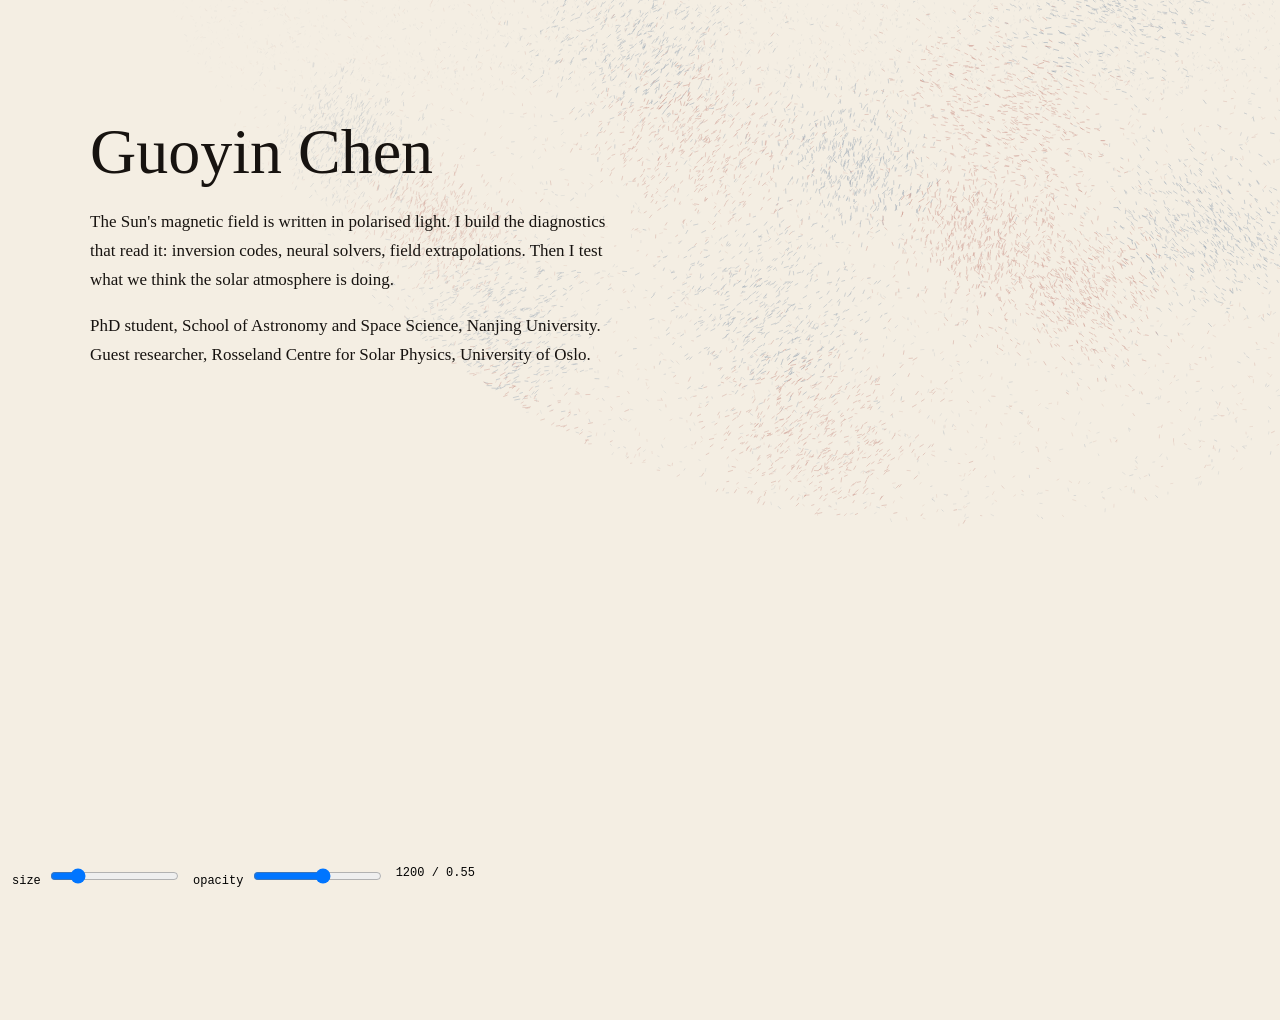
<file: art/preview.html>
<!doctype html>
<html lang="en">
<head>
<meta charset="utf-8">
<title>solar-field preview</title>
<style>
  html, body { margin: 0; height: 100%; background: #f4eee3; }
  .art {
    position: fixed; inset: 0;
    background: url("./solar-field.svg") right top / var(--w, 1850px) auto no-repeat;
    opacity: var(--a, .18);
  }
  .txt {
    position: relative; width: 34rem; margin: 120px 0 0 90px;
    font-family: "Spectral", Georgia, serif; font-size: 17px; line-height: 1.7; color: #171310;
  }
  .txt h1 { font-size: 64px; line-height: 1; margin: 0 0 24px; font-weight: 500; }
  .controls { position: fixed; left: 12px; bottom: 12px; font: 12px ui-monospace, monospace; display: flex; gap: 12px; }
</style>
</head>
<body>
<div class="art"></div>
<div class="txt">
  <h1>Guoyin Chen</h1>
  <p>The Sun's magnetic field is written in polarised light. I build the diagnostics that read it: inversion codes, neural solvers, field extrapolations. Then I test what we think the solar atmosphere is doing.</p>
  <p>PhD student, School of Astronomy and Space Science, Nanjing University. Guest researcher, Rosseland Centre for Solar Physics, University of Oslo.</p>
</div>
<div class="controls">
  <label>size <input id="w" type="range" min="900" max="2600" step="50" value="1200"></label>
  <label>opacity <input id="a" type="range" min="0" max="100" value="55"></label>
  <span id="v">1200 / 0.55</span>
</div>
<script>
  const art = document.querySelector('.art');
  const w = document.getElementById('w');
  const a = document.getElementById('a');
  const v = document.getElementById('v');
  const set = () => {
    art.style.setProperty('--w', w.value + 'px');
    art.style.setProperty('--a', (a.value / 100).toFixed(2));
    v.textContent = w.value + ' / ' + (a.value / 100).toFixed(2);
  };
  w.addEventListener('input', set); a.addEventListener('input', set); set();
</script>
</body>
</html>
</file>
<file: assets/css/site.css>
/* ==========================================================================
   Guoyin Chen — observatory edition
   A printed plate book: paper, ink, and two colours borrowed from the data.
   ========================================================================== */

/* ---------- 1. Faces ---------------------------------------------------- */

@font-face {
  font-family: 'Spectral';
  font-style: normal;
  font-weight: 300;
  font-display: swap;
  src: url('../fonts/spectral-normal-300.woff2') format('woff2');
}
@font-face {
  font-family: 'Spectral';
  font-style: normal;
  font-weight: 400;
  font-display: swap;
  src: url('../fonts/spectral-normal-400.woff2') format('woff2');
}
@font-face {
  font-family: 'Spectral';
  font-style: normal;
  font-weight: 500;
  font-display: swap;
  src: url('../fonts/spectral-normal-500.woff2') format('woff2');
}
@font-face {
  font-family: 'Spectral';
  font-style: normal;
  font-weight: 600;
  font-display: swap;
  src: url('../fonts/spectral-normal-600.woff2') format('woff2');
}
@font-face {
  font-family: 'Spectral';
  font-style: italic;
  font-weight: 300;
  font-display: swap;
  src: url('../fonts/spectral-italic-300.woff2') format('woff2');
}
@font-face {
  font-family: 'Spectral';
  font-style: italic;
  font-weight: 400;
  font-display: swap;
  src: url('../fonts/spectral-italic-400.woff2') format('woff2');
}
@font-face {
  font-family: 'Fragment Mono';
  font-style: normal;
  font-weight: 400;
  font-display: swap;
  src: url('../fonts/fragmentmono-normal-400.woff2') format('woff2');
}
@font-face {
  font-family: 'Fragment Mono';
  font-style: italic;
  font-weight: 400;
  font-display: swap;
  src: url('../fonts/fragmentmono-italic-400.woff2') format('woff2');
}

/* ---------- 2. Tokens --------------------------------------------------- */

:root {
  /* paper & ink */
  --paper: #f4eee3;
  --paper-2: #faf6eb;
  --paper-3: #eae1d0;
  --ink: #171310;
  --ink-2: #4b433b;
  --ink-3: #655b50;
  --rule: #ded3bf;
  --rule-2: #bdb09a;
  --link-rule: #8d8171;

  /* the two colours of a magnetogram, used only where the data speaks */
  --blue: #234a78;
  --blue-2: #2f6098;
  --red: #98291f;

  /* type */
  --serif: 'Spectral', 'Source Serif 4', Georgia, 'Times New Roman', serif;
  --mono: 'Fragment Mono', ui-monospace, 'SF Mono', 'Cascadia Mono', Menlo, Consolas, monospace;

  --fs-name: clamp(3.1rem, 6.1vw, 5.35rem);
  --fs-h2: clamp(1.9rem, 2.75vw, 2.6rem);
  --fs-h3: clamp(1.18rem, 1.45vw, 1.42rem);
  --fs-lead: clamp(1.12rem, 1.33vw, 1.32rem);
  --fs-body: 1rem;
  --fs-small: 0.875rem;
  --fs-mono: 0.6875rem;
  --fs-mono-lg: 0.8125rem;

  /* measure & rhythm */
  --wrap: 1320px;
  --gutter: clamp(1.25rem, 3.4vw, 3.5rem);
  --col-gap: clamp(1rem, 1.7vw, 1.5rem);
  --sect: clamp(4.5rem, 8.5vw, 8.5rem);

  --ease: cubic-bezier(0.22, 0.61, 0.36, 1);
  --dur: 620ms;
}

/* ---------- 3. Reset ---------------------------------------------------- */

*,
*::before,
*::after {
  box-sizing: border-box;
}

/* Components below set their own display (grid, flex). Without this, the UA
   sheet's [hidden] rule loses to them and filtered publications stay on screen
   while the counter says otherwise. */
[hidden] {
  display: none !important;
}

html {
  -webkit-text-size-adjust: 100%;
  scroll-behavior: smooth;
  scroll-padding-top: 6rem;
}

body {
  margin: 0;
  background: var(--paper);
  color: var(--ink);
  font-family: var(--serif);
  font-size: var(--fs-body);
  font-weight: 400;
  line-height: 1.62;
  font-kerning: normal;
  font-variant-ligatures: common-ligatures contextual;
  -webkit-font-smoothing: antialiased;
  text-rendering: optimizeLegibility;
}

@media (prefers-reduced-motion: reduce) {
  html { scroll-behavior: auto; }
  *, *::before, *::after {
    animation-duration: 0.001ms !important;
    animation-iteration-count: 1 !important;
    transition-duration: 0.001ms !important;
  }
}

img, svg, canvas { display: block; max-width: 100%; }
img { height: auto; }

h1, h2, h3, h4, p, figure, blockquote, dl, dd { margin: 0; }

a {
  color: inherit;
  text-decoration-line: underline;
  text-decoration-thickness: 1px;
  text-underline-offset: 0.22em;
  text-decoration-color: var(--link-rule);
  transition: color 160ms var(--ease), text-decoration-color 160ms var(--ease);
}

a:hover {
  color: var(--blue);
  text-decoration-color: var(--blue);
}

a:focus-visible,
button:focus-visible,
summary:focus-visible,
input:focus-visible,
select:focus-visible {
  outline: 2px solid var(--blue);
  outline-offset: 3px;
  border-radius: 0;
}

::selection {
  background: var(--blue);
  color: var(--paper-2);
}

ul, ol { margin: 0; padding: 0; list-style: none; }

button {
  font: inherit;
  color: inherit;
  background: none;
  border: 0;
  padding: 0;
  cursor: pointer;
}

/* ---------- 4. Type helpers -------------------------------------------- */

.mono {
  font-family: var(--mono);
  font-size: var(--fs-mono);
  font-weight: 400;
  letter-spacing: 0.09em;
  text-transform: uppercase;
  line-height: 1.5;
  font-variant-numeric: tabular-nums;
}

.mono--sm { font-size: 0.625rem; letter-spacing: 0.11em; }
.mono--data { text-transform: none; letter-spacing: 0.02em; font-size: var(--fs-mono-lg); }

.tnum { font-variant-numeric: tabular-nums; }

.visually-hidden {
  position: absolute !important;
  width: 1px; height: 1px;
  padding: 0; margin: -1px;
  overflow: hidden;
  clip: rect(0 0 0 0);
  white-space: nowrap;
  border: 0;
}

.skip {
  position: absolute;
  left: var(--gutter);
  top: -100px;
  z-index: 100;
  background: var(--ink);
  color: var(--paper-2);
  padding: 0.7rem 1rem;
  text-decoration: none;
}
.skip:focus { top: 0.75rem; color: var(--paper-2); }

/* ---------- 5. Layout --------------------------------------------------- */

.wrap {
  width: 100%;
  max-width: var(--wrap);
  margin-inline: auto;
  padding-inline: var(--gutter);
}

.grid12 {
  display: grid;
  grid-template-columns: repeat(12, minmax(0, 1fr));
  column-gap: var(--col-gap);
}

.band { border-top: 1px solid var(--rule); }

/* ---------- 6. Masthead ------------------------------------------------- */

.masthead {
  position: sticky;
  top: 0;
  z-index: 40;
  background: var(--paper);
  border-bottom: 1px solid var(--rule);
}

.masthead__in {
  display: flex;
  align-items: baseline;
  justify-content: space-between;
  gap: 1.5rem;
  min-height: 3.9rem;
  padding-block: 1.15rem 1rem;
}

.wordmark {
  display: flex;
  align-items: baseline;
  gap: 0.7rem;
  text-decoration: none;
  font-family: var(--mono);
  font-size: 0.75rem;
  letter-spacing: 0.14em;
  text-transform: uppercase;
}
.wordmark:hover { color: var(--ink); }
.wordmark__mark {
  display: inline-block;
  width: 0.62rem;
  height: 0.62rem;
  border: 1px solid var(--ink);
  border-radius: 50%;
  position: relative;
  transform: translateY(0.02em);
}
.wordmark__mark::after {
  content: '';
  position: absolute;
  inset: 2px 50% 2px 2px;
  background: var(--ink);
  border-radius: 50% 0 0 50%;
}
.wordmark__sep { color: var(--rule-2); }

.nav {
  display: flex;
  align-items: baseline;
  gap: clamp(1rem, 2.2vw, 2rem);
}

.nav a {
  font-family: var(--mono);
  font-size: 0.6875rem;
  letter-spacing: 0.1em;
  text-transform: uppercase;
  text-decoration: none;
  color: var(--ink-2);
  padding-block: 0.2rem;
  border-bottom: 1px solid transparent;
  white-space: nowrap;
}
.nav a:hover { color: var(--ink); border-bottom-color: var(--rule-2); }
.nav a[aria-current='page'],
.nav a[aria-current='true'] { color: var(--ink); border-bottom-color: var(--ink); }

.masthead__ext {
  display: flex;
  gap: clamp(0.8rem, 1.6vw, 1.4rem);
  align-items: baseline;
}
.masthead__ext a {
  font-family: var(--mono);
  font-size: 0.6875rem;
  letter-spacing: 0.1em;
  text-transform: uppercase;
  text-decoration: none;
  color: var(--ink-3);
  white-space: nowrap;
}
.masthead__ext a:hover { color: var(--ink); }

@media (max-width: 860px) {
  /* Keep the language switch reachable on phones; drop the profile links. */
  .masthead__ext { display: flex; margin-left: auto; }
  .masthead__ext a:not(.lang-link) { display: none; }
  .lang-link { border-left: 0; margin-left: 0; padding-left: 0; }
  .masthead__in { flex-wrap: wrap; row-gap: 0.6rem; }
}

/* ---------- 7. Hero ----------------------------------------------------- */

.hero { padding-top: clamp(2.2rem, 4.4vw, 4.2rem); padding-bottom: clamp(2.4rem, 4vw, 3.6rem); }

.hero__grid {
  grid-template-rows: auto;
  align-items: end;
  row-gap: 2.5rem;
}

.hero__copy {
  grid-column: 1 / span 8;
  display: flex;
  flex-direction: column;
  align-items: flex-start;
  height: 100%;
}

.kicker {
  display: flex;
  align-items: center;
  gap: 0.75rem;
  color: var(--blue);
  margin-bottom: clamp(1.1rem, 2vw, 1.9rem);
}
.kicker::before {
  content: '';
  width: 2.1rem;
  height: 1px;
  background: var(--blue);
  flex: none;
}

.hero h1 {
  font-size: var(--fs-name);
  font-weight: 500;
  line-height: 0.94;
  letter-spacing: -0.033em;
  margin-left: -0.045em;
  text-wrap: balance;
}

.hero__lead {
  max-width: 40ch;
  margin-top: clamp(1.2rem, 2.1vw, 1.9rem);
  font-size: var(--fs-lead);
  font-weight: 300;
  line-height: 1.5;
  color: var(--ink);
  text-wrap: pretty;
}
.hero__lead em { font-style: italic; }
.hero__lead strong { font-weight: 500; }

.hero__meta {
  margin-top: clamp(2rem, 3.6vw, 3rem);
  padding-top: 0.95rem;
  border-top: 1px solid var(--rule);
  display: grid;
  gap: 0.42rem;
  color: var(--ink-2);
  font-size: 0.75rem;
  letter-spacing: 0.015em;
  text-transform: none;
}
.hero__meta span:first-child { color: var(--ink); }
.hero__meta a { color: var(--ink-2); text-decoration-color: var(--rule-2); }
.hero__meta a:hover { color: var(--ink); }
.hero__meta .mono { display: block; }

.hero__actions {
  display: flex;
  flex-wrap: wrap;
  gap: 0.7rem;
  margin-top: auto;
  padding-top: 2.2rem;
}

.hero__plate { grid-column: 10 / span 3; }

/* ---------- 8. Plates --------------------------------------------------- */

.plate { margin: 0; }

.plate__media {
  position: relative;
  background: var(--paper-3);
  overflow: hidden;
}
.plate__media img { width: 100%; }

.plate__no {
  display: flex;
  align-items: baseline;
  gap: 0.6rem;
  border-top: 1px solid var(--ink);
  padding-top: 0.5rem;
  margin-bottom: 0.45rem;
  font-family: var(--mono);
  font-size: 0.6875rem;
  letter-spacing: 0.12em;
  text-transform: uppercase;
  color: var(--ink-3);
}
.plate__no b {
  font-weight: 400;
  color: var(--blue);
}

.plate figcaption {
  font-family: var(--mono);
  font-size: 0.6875rem;
  line-height: 1.65;
  letter-spacing: 0.01em;
  color: var(--ink-3);
  max-width: 46ch;
}
.plate figcaption em { font-style: italic; }

.plate--hero .plate__media { border: 1px solid var(--rule); padding: 0.5rem; background: var(--paper-2); }
.plate--hero .plate__media img { filter: saturate(0.82) contrast(1.02); }

/* A plate that runs past the text column */
.plate--wide { grid-column: 1 / -1; }

/* The measured plate: a figure from the papers, let into the paper */
.plate--figure {
  display: grid;
  grid-template-columns: repeat(12, minmax(0, 1fr));
  column-gap: var(--col-gap);
  margin-top: clamp(2.6rem, 4.4vw, 4rem);
}
.plate--figure .plate__media { grid-column: 1 / -1; background: transparent; }
.plate--figure .plate__media img { mix-blend-mode: multiply; }
.plate--figure .plate__no {
  grid-column: 1 / span 3;
  margin-top: 0.7rem;
  padding-top: 0.55rem;
}
.plate--figure figcaption {
  grid-column: 4 / span 7;
  margin-top: 0.7rem;
  padding-top: 0.55rem;
  max-width: 64ch;
  border-top: 1px solid var(--rule);
  align-self: start;
}

/* ---------- 9. Profile rule (section divider carrying a spectral line) --- */

.rule-wrap {
  max-width: var(--wrap);
  margin-inline: auto;
  padding-inline: var(--gutter);
}

.profile-rule {
  display: block;
  width: 100%;
  height: clamp(44px, 5.4vw, 76px);
  color: var(--rule-2);
  overflow: visible;
}
.profile-rule .trace {
  fill: none;
  stroke: currentColor;
  stroke-width: 1.15;
  vector-effect: non-scaling-stroke;
  stroke-linejoin: round;
}
.profile-rule .trace--blue { stroke: var(--blue); opacity: 0.9; }
.profile-rule .trace--red { stroke: var(--red); opacity: 0.9; }
.profile-rule .axis { stroke: var(--rule-2); stroke-width: 1; vector-effect: non-scaling-stroke; }
.profile-rule .ticks line { stroke: var(--rule-2); stroke-width: 1; vector-effect: non-scaling-stroke; opacity: 0.5; }

/* draw-on (the path carries pathLength="1", so the dash maths is unit-free) */
.js .profile-rule .trace {
  stroke-dasharray: 1;
  stroke-dashoffset: 1;
}
.js .profile-rule.is-in .trace {
  animation: draw 2.4s var(--ease) forwards;
}
@keyframes draw { to { stroke-dashoffset: 0; } }

/* ---------- 10. Section shell ------------------------------------------ */

.section { padding-block: clamp(3.4rem, 5.6vw, 6.2rem); }

.section__head {
  display: grid;
  grid-template-columns: repeat(12, minmax(0, 1fr));
  column-gap: var(--col-gap);
  align-items: start;
  margin-bottom: clamp(2rem, 3.4vw, 3.2rem);
}

.section__aside { grid-column: 1 / span 3; }
.section__title { grid-column: 5 / span 8; }

.sect-label {
  display: block;
  color: var(--ink-3);
}
.sect-label b {
  color: var(--blue);
  font-weight: 400;
  margin-right: 0.5rem;
}

.section__title h2 {
  font-size: var(--fs-h2);
  font-weight: 400;
  line-height: 1.08;
  letter-spacing: -0.018em;
  text-wrap: balance;
}
.section__title p {
  margin-top: 1rem;
  max-width: 52ch;
  color: var(--ink-2);
  font-size: 1.0625rem;
}

.section__body { grid-column: 5 / span 8; }

.section__body--full { grid-column: 1 / -1; }

/* ---------- 11. Research threads --------------------------------------- */

.threads { border-top: 1px solid var(--rule); }

.thread {
  display: grid;
  grid-template-columns: 3.6rem minmax(0, 0.82fr) minmax(0, 1.18fr);
  column-gap: clamp(1rem, 2.4vw, 2.6rem);
  padding-block: clamp(1.7rem, 2.7vw, 2.5rem);
  border-bottom: 1px solid var(--rule);
  align-items: start;
}

.thread__no {
  font-family: var(--mono);
  font-size: 0.6875rem;
  letter-spacing: 0.1em;
  color: var(--ink-3);
  padding-top: 0.5rem;
}

.thread__head h3 {
  font-size: var(--fs-h3);
  font-weight: 500;
  line-height: 1.25;
  letter-spacing: -0.008em;
  max-width: 22ch;
  text-wrap: balance;
}

.thread__body p {
  max-width: 58ch;
  color: var(--ink-2);
  font-size: 1.015rem;
  line-height: 1.6;
}

.thread__links {
  display: flex;
  flex-wrap: wrap;
  gap: 0.4rem 1.1rem;
  margin-top: 0.9rem;
  color: var(--ink-3);
}
.thread__links a { text-decoration-color: var(--rule-2); }
.thread__links span { color: var(--rule-2); }

/* ---------- 12. Publications ------------------------------------------- */

.year-block { border-top: 1px solid var(--rule); padding-top: 1.1rem; margin-bottom: 2.4rem; }
.year-block:first-child { border-top: 0; padding-top: 0; }

.year-head {
  display: flex;
  align-items: baseline;
  gap: 1rem;
  margin-bottom: 0.6rem;
}
.year-head h2,
.year-head h3 {
  font-family: var(--mono);
  font-size: 0.75rem;
  font-weight: 400;
  letter-spacing: 0.14em;
  color: var(--ink-3);
}
.year-head::after {
  content: '';
  height: 1px;
  flex: 1;
  background: var(--rule);
  transform: translateY(-0.18em);
}

.pub {
  padding-block: clamp(1.15rem, 1.9vw, 1.6rem);
  border-bottom: 1px solid var(--rule);
  display: grid;
  grid-template-columns: minmax(0, 1fr) 15rem;
  column-gap: clamp(1.4rem, 3vw, 2.8rem);
  row-gap: 0.5rem;
  align-items: start;
}
.pub:last-child { border-bottom: 0; }

.pub__title, .pub__authors { grid-column: 1; }
.pub__venue { grid-column: 2; grid-row: 1; }
.pub__flags { grid-column: 2; grid-row: 2; }
.pub__tools, .pub__errata { grid-column: 1 / -1; }

.pub__title {
  font-size: clamp(1.12rem, 1.5vw, 1.2rem);
  font-weight: 500;
  line-height: 1.34;
  letter-spacing: -0.006em;
  max-width: 46ch;
  text-wrap: pretty;
}
.pub__title a { text-decoration: none; }
.pub__title a:hover { color: var(--ink); text-decoration: underline; text-underline-offset: 0.16em; }

.pub__authors {
  font-size: 0.9375rem;
  line-height: 1.55;
  color: var(--ink-2);
  max-width: 66ch;
}
.pub__authors b { font-weight: 600; color: var(--ink); }
.pub__authors .au { white-space: nowrap; }

.pub__venue {
  display: flex;
  flex-direction: column;
  align-items: flex-end;
  text-align: right;
  gap: 0.3rem;
  color: var(--ink-3);
  letter-spacing: 0.02em;
}
.pub__venue .jrnl { color: var(--ink-2); }
.pub__venue a { color: var(--ink-3); text-decoration-color: var(--rule-2); }
.pub__venue a:hover { color: var(--ink); text-decoration: underline; text-underline-offset: 0.14em; }
.pub__venue .lbl { color: var(--ink-2); }
.pub__venue .lbl::after { content: ' '; }
.pub__venue .id { letter-spacing: 0; }

.pub__flags {
  display: inline-flex;
  flex-wrap: wrap;
  gap: 0.4rem 0.5rem;
  align-items: baseline;
}

/* abstract + bibtex share one line under the entry */
.pub__tools {
  display: flex;
  flex-wrap: wrap;
  gap: 0.4rem 1.8rem;
  align-items: baseline;
}
.pub__tools .pub__more { margin-top: 0; }
.pub__tools details[open] { flex: 1 0 100%; }
.flag {
  font-family: var(--mono);
  font-size: 0.6875rem;
  letter-spacing: 0.08em;
  text-transform: uppercase;
  padding: 0.14rem 0.38rem;
  border: 1px solid var(--rule-2);
  color: var(--ink-2);
  white-space: nowrap;
}
.flag--first { border-color: var(--blue); color: var(--blue); }
.flag--co {
  border-color: transparent;
  color: var(--ink-3);
}
.flag--type { border-color: var(--red); color: var(--red); }

.pub__more { margin-top: 0.15rem; }

.pub details,
details.disclosure {
  border-top: 1px dashed transparent;
}

.pub details > summary {
  font-family: var(--mono);
  font-size: 0.6875rem;
  letter-spacing: 0.09em;
  text-transform: uppercase;
  color: var(--ink-3);
  cursor: pointer;
  display: inline-flex;
  align-items: center;
  gap: 0.5rem;
  padding: 0.35rem 0;
  list-style: none;
  transition: color 160ms var(--ease);
}
.pub details > summary::-webkit-details-marker { display: none; }
.pub details > summary::before {
  content: '+';
  font-family: var(--mono);
  font-size: 0.8rem;
  line-height: 1;
  width: 0.6rem;
  text-align: center;
  color: var(--ink-3);
  flex: none;
  transform: translateY(-0.02em);
}
.pub details[open] > summary::before { content: '−'; color: var(--ink); }
.pub details[open] > summary { color: var(--ink); }
.pub details > summary:hover { color: var(--ink); }

.pub__abstract {
  margin-top: 0.6rem;
  max-width: 62ch;
  font-size: 0.9375rem;
  line-height: 1.62;
  color: var(--ink-2);
}
.pub__abstract p + p { margin-top: 0.6rem; }

.bibtex {
  margin-top: 0.8rem;
  position: relative;
  max-width: 100%;
}
.bibtex pre {
  margin: 0;
  padding: 1rem 1.1rem;
  background: var(--paper-2);
  border: 1px solid var(--rule);
  font-family: var(--mono);
  font-size: 0.6875rem;
  line-height: 1.65;
  letter-spacing: 0.005em;
  color: var(--ink-2);
  overflow-x: auto;
  white-space: pre;
}
.copy {
  position: absolute;
  top: 0.55rem;
  right: 0.55rem;
  font-family: var(--mono);
  font-size: 0.6875rem;
  letter-spacing: 0.1em;
  text-transform: uppercase;
  padding: 0.28rem 0.45rem;
  border: 1px solid var(--rule-2);
  background: var(--paper-2);
  color: var(--ink-2);
}
.copy:hover { border-color: var(--ink); color: var(--ink); }
.copy.is-done { border-color: var(--blue); color: var(--blue); }

.pub-list-foot {
  margin-top: 2.6rem;
  display: flex;
  flex-wrap: wrap;
  gap: 1rem 2rem;
  align-items: baseline;
  justify-content: space-between;
  color: var(--ink-3);
}

.pubs--compact .pub { padding-block: clamp(1rem, 1.6vw, 1.35rem); grid-template-columns: minmax(0, 1fr) 13.5rem; column-gap: 2rem; }
.pubs--compact .pub__title { font-size: 1.0625rem; }

/* ---------- 13. Software ------------------------------------------------ */

.projects {
  display: grid;
  grid-template-columns: repeat(2, minmax(0, 1fr));
  column-gap: var(--col-gap);
  border-top: 1px solid var(--ink);
}

.project {
  border-bottom: 1px solid var(--rule);
  padding-block: clamp(1.3rem, 2.0vw, 1.8rem);
  display: flex;
  flex-direction: column;
  gap: 0.55rem;
}

.project__top {
  display: flex;
  align-items: baseline;
  justify-content: space-between;
  gap: 1rem;
}
.project__name {
  font-size: 1.2rem;
  font-weight: 500;
  letter-spacing: -0.01em;
  text-decoration: none;
}
.project__name:hover { color: var(--ink); text-decoration: underline; text-underline-offset: 0.12em; }
.project__domain { color: var(--ink-3); text-align: right; }

.project p {
  font-size: 0.9375rem;
  line-height: 1.55;
  color: var(--ink-2);
  max-width: 44ch;
}

.project__foot {
  margin-top: auto;
  padding-top: 0.7rem;
  display: flex;
  flex-wrap: wrap;
  gap: 0.35rem 0.9rem;
  color: var(--ink-3);
}
.project__foot span { white-space: nowrap; }

.projects--compact .project p { font-size: 0.9rem; }

.also {
  margin-top: 2.2rem;
  color: var(--ink-3);
}

/* ---------- 14. About --------------------------------------------------- */

.about__grid {
  display: grid;
  grid-template-columns: repeat(12, minmax(0, 1fr));
  column-gap: var(--col-gap);
  align-items: start;
}

.about__text { grid-column: 1 / span 7; }
.about__side { grid-column: 9 / span 4; }

.about__text p { max-width: 60ch; font-size: 1.0625rem; }
.about__text p + p { margin-top: 1.1rem; }
.about__text p:first-child { font-size: 1.18rem; line-height: 1.58; }

.about__text p:first-child::first-letter {
  float: left;
  font-size: 3.35em;
  line-height: 0.86;
  font-weight: 300;
  padding-right: 0.09em;
  padding-top: 0.045em;
  color: var(--ink);
}

.deflist { border-top: 1px solid var(--rule); }
.deflist > div {
  display: grid;
  grid-template-columns: 6.5rem minmax(0, 1fr);
  column-gap: 1rem;
  padding-block: 0.85rem;
  border-bottom: 1px solid var(--rule);
  align-items: baseline;
}
.deflist dt { color: var(--ink-3); }
.deflist dd { color: var(--ink-2); font-size: 0.9375rem; text-transform: none; letter-spacing: 0.015em; }
.deflist dd .mono { display: block; color: var(--ink-3); }

.side-note {
  margin-top: 1.6rem;
  padding-top: 1rem;
  border-top: 1px solid var(--ink);
  color: var(--ink-2);
  font-size: 0.9375rem;
  max-width: 34ch;
}
.side-note .mono { display: block; color: var(--ink-3); margin-bottom: 0.5rem; }

/* ---------- 15. Contact / footer --------------------------------------- */

.contact {
  border-top: 1px solid var(--ink);
  padding-block: clamp(2.6rem, 4.6vw, 4.4rem);
}

.contact__grid {
  display: grid;
  grid-template-columns: repeat(12, minmax(0, 1fr));
  column-gap: var(--col-gap);
  row-gap: 2rem;
  align-items: end;
}

.contact__head { grid-column: 1 / span 6; }
.contact__head h2 {
  font-size: var(--fs-h2);
  font-weight: 400;
  letter-spacing: -0.02em;
  line-height: 1.1;
}
.contact__head p { margin-top: 0.9rem; color: var(--ink-2); max-width: 40ch; }

.contact__mail { grid-column: 7 / span 6; }
.mail {
  display: inline-block;
  font-size: clamp(1.05rem, 2.1vw, 1.6rem);
  font-weight: 400;
  text-decoration: none;
  border-bottom: 1px solid var(--rule-2);
  padding-bottom: 0.12em;
  word-break: break-word;
}
.mail:hover { border-bottom-color: var(--ink); border-bottom-width: 2px; color: var(--ink); }

.contact__links {
  grid-column: 1 / -1;
  display: flex;
  flex-wrap: wrap;
  gap: 0.5rem 2rem;
  padding-top: 1.2rem;
  border-top: 1px solid var(--rule);
  color: var(--ink-3);
}
.contact__links a { text-decoration-color: var(--rule-2); }

.colophon {
  padding-block: 2rem 2.6rem;
  display: grid;
  grid-template-columns: repeat(12, minmax(0, 1fr));
  column-gap: var(--col-gap);
  row-gap: 0.6rem;
  color: var(--ink-3);
  border-top: 1px solid var(--rule);
}
.colophon p { grid-column: 1 / span 6; text-transform: none; letter-spacing: 0.02em; }
.colophon .colophon__right { grid-column: 8 / span 5; text-align: right; text-transform: none; letter-spacing: 0.02em; }

@media (max-width: 760px) {
  .colophon p, .colophon .colophon__right { grid-column: 1 / -1; text-align: left; }
}

/* ---------- 16. Buttons / chips ---------------------------------------- */

.btn {
  display: inline-flex;
  align-items: center;
  gap: 0.6rem;
  font-family: var(--mono);
  font-size: 0.6875rem;
  letter-spacing: 0.1em;
  text-transform: uppercase;
  text-decoration: none;
  border: 1px solid var(--ink);
  padding: 0.72rem 1rem 0.66rem;
  color: var(--ink);
  background: transparent;
  transition: background 180ms var(--ease), color 180ms var(--ease);
}
.btn:hover { background: var(--ink); color: var(--paper-2); }
.btn--ghost { border-color: var(--rule-2); color: var(--ink-2); }
.btn--ghost:hover { background: var(--ink); border-color: var(--ink); color: var(--paper-2); }
.btn__arrow { font-family: var(--serif); font-size: 0.95rem; line-height: 1; transform: translateY(0.04em); }

/* ---------- 17. Publications page -------------------------------------- */

.page-head {
  padding-top: clamp(2.4rem, 4.6vw, 4rem);
  padding-bottom: clamp(1.6rem, 2.6vw, 2.4rem);
}
.page-head h1 {
  font-size: clamp(2.3rem, 4.6vw, 3.9rem);
  font-weight: 400;
  line-height: 1.02;
  letter-spacing: -0.028em;
  max-width: 16ch;
}
.page-head p {
  margin-top: 1.1rem;
  max-width: 56ch;
  font-size: 1.0625rem;
  color: var(--ink-2);
}

.record {
  display: grid;
  grid-template-columns: repeat(12, minmax(0, 1fr));
  column-gap: var(--col-gap);
  align-items: start;
  padding-bottom: var(--sect);
}

.record__side {
  grid-column: 1 / span 3;
  position: sticky;
  top: 5.6rem;
  display: flex;
  flex-direction: column;
  gap: 1.6rem;
}

.record__main { grid-column: 5 / span 8; }

.filters { display: flex; flex-direction: column; gap: 0.55rem; }
.filters .filter-row { display: flex; flex-wrap: wrap; gap: 0.22rem; }

.chip {
  font-family: var(--mono);
  font-size: 0.6875rem;
  letter-spacing: 0.08em;
  text-transform: uppercase;
  border: 1px solid var(--rule-2);
  color: var(--ink-2);
  padding: 0.24rem 0.4rem;
  transition: background 140ms var(--ease), color 140ms var(--ease), border-color 140ms var(--ease);
}
.chip:hover { border-color: var(--ink); color: var(--ink); }
.chip[aria-pressed='true'] { background: var(--ink); border-color: var(--ink); color: var(--paper-2); }
.chip[aria-pressed='true']:hover { border-color: var(--ink); color: var(--paper-2); }

.search {
  width: 100%;
  border: 0;
  border-bottom: 1px solid var(--rule-2);
  background: transparent;
  padding: 0.5rem 0;
  font-family: var(--mono);
  font-size: 0.75rem;
  letter-spacing: 0.02em;
  color: var(--ink);
  border-radius: 0;
  -webkit-appearance: none;
  appearance: none;
}
.search::placeholder { color: var(--ink-3); text-transform: uppercase; letter-spacing: 0.1em; font-size: 0.625rem; }
.search:hover { border-bottom-color: var(--ink-3); }
.search:focus { outline: none; border-bottom-color: var(--ink); }
.search:focus-visible { outline: 1px solid var(--blue); outline-offset: 3px; }

.record-count { color: var(--ink-3); }

/* ---------- 17b. Record details & small print --------------------------- */

.record__label { color: var(--ink-3); margin-bottom: 0.55rem; }

.record__note {
  font-size: 0.75rem;
  color: var(--ink-3);
  max-width: 26ch;
  line-height: 1.7;
  text-transform: none;
  letter-spacing: 0.015em;
}

.record__empty { color: var(--ink-3); padding: 2rem 0; }

.pub__errata {
  color: var(--ink-3);
  text-transform: none;
  letter-spacing: 0.015em;
}

.et-al { color: var(--ink-3); }

.wordmark__sub { color: var(--ink-3); }
.wordmark:hover .wordmark__sub { color: var(--ink-2); }

.masthead.is-stuck { border-bottom-color: var(--rule-2); }

.pub .copy:focus-visible { outline-offset: 2px; }

.preprints {
  margin-top: clamp(2.8rem, 4.4vw, 3.8rem);
  border-top: 1px solid var(--rule);
  padding-top: 1.7rem;
}
.preprints[hidden] { display: none; }
.preprints__note {
  font-size: 0.75rem;
  color: var(--ink-3);
  max-width: 58ch;
  margin: 0.45rem 0 0.9rem;
  line-height: 1.7;
  text-transform: none;
  letter-spacing: 0.015em;
}
.pub--pre .pub__title { font-size: clamp(1.05rem, 1.4vw, 1.12rem); }

/* ---------- 18. Responsive --------------------------------------------- */
@media (max-width: 1080px) {
  .hero__copy { grid-column: 1 / span 7; }
  .hero__plate { grid-column: 10 / span 3; }
  .about__text { grid-column: 1 / span 7; }
  .about__side { grid-column: 9 / span 4; }
}

@media (max-width: 900px) {
  .grid12 { column-gap: 1rem; }
  .hero__grid { row-gap: 2.2rem; }
  .hero__copy, .hero__plate { grid-column: 1 / -1; }
  .hero__copy { order: 1; }
  .hero__plate { order: 2; max-width: 30rem; }
  .hero__meta { margin-top: 1.7rem; padding-top: 0.95rem; }
  .section__aside, .section__title, .section__body { grid-column: 1 / -1; }
  .section__title { margin-top: 0.9rem; }
  .section__body { margin-top: 1.6rem; }
  .thread { grid-template-columns: 2.6rem minmax(0, 1fr); row-gap: 0.55rem; }
  .thread__head, .thread__body { grid-column: 2; }
  .pub, .pubs--compact .pub { grid-template-columns: minmax(0, 1fr); }
  .pub__venue, .pub__flags { grid-column: 1; grid-row: auto; }
  .pub__venue { flex-direction: row; flex-wrap: wrap; gap: 0.3rem 1.1rem; }
  .pub__venue .link { flex: 0 0 auto; }
  .pub__venue .id { display: inline; }
  .about__text, .about__side { grid-column: 1 / -1; }
  .about__side { margin-top: 2.2rem; }
  .record { grid-template-columns: 1fr; }
  .record__side, .record__main { grid-column: 1 / -1; }
  .record__side {
    position: static;
    display: grid;
    grid-template-columns: minmax(0, 1fr) auto;
    align-items: end;
    gap: 0.9rem 1.4rem;
    margin-bottom: 2rem;
  }
  .record__side > div:first-child { grid-column: 1 / -1; }
  .record__side > div:nth-child(2) { grid-column: 1; }
  .record__side .record-count { grid-column: 2; }
  .record__note { display: none; }
  .filters { flex: 1 1 100%; }
  .contact__head, .contact__mail { grid-column: 1 / -1; }
}

@media (max-width: 720px) {
  .projects { grid-template-columns: 1fr; border-top-color: var(--rule); }
  .project:first-child { border-top: 0; }
  .thread { grid-template-columns: 2rem minmax(0, 1fr); }
  .thread__no { padding-top: 0.35rem; }
  .hero__actions { gap: 0.5rem; }
  .btn { padding: 0.62rem 0.8rem 0.56rem; }
  .deflist > div { grid-template-columns: 1fr; row-gap: 0.2rem; }

  /* a plate is a plate: image, then label, then caption — all full width */
  .plate--figure { grid-template-columns: minmax(0, 1fr); }
  .plate--figure .plate__media { grid-column: 1; margin-bottom: 0.7rem; }
  .plate--figure .plate__no { grid-column: 1; order: 2; border-top: 1px solid var(--ink); padding-top: 0.5rem; }
  .plate--figure figcaption { grid-column: 1; order: 3; border-top: 0; padding-top: 0.55rem; max-width: 58ch; }
}

@media (max-width: 520px) {
  :root { --fs-body: 1rem; }
  .masthead__in { padding-block: 0.9rem 0.8rem; min-height: 0; }
  .nav { gap: 0.85rem; }
  .nav a { font-size: 0.6875rem; letter-spacing: 0.05em; }
  .wordmark { font-size: 0.6875rem; }
  .wordmark__sub, .wordmark__sep { display: none; }
  .hero h1 { font-size: clamp(2.6rem, 12vw, 3.4rem); }

  /* on a phone the portrait is a square plate so the whole first screen is the introduction */
  .hero__plate .plate__media img { aspect-ratio: 1 / 1; object-fit: cover; object-position: 50% 18%; }
  .plate__caption { max-width: none; }
}

@media (max-width: 380px) {
  .wordmark__text { display: none; }
}

/* ---------- 19. Entrance ------------------------------------------------ */

.reveal {
  opacity: 0;
  transform: translateY(10px);
  animation: rise 900ms var(--ease) forwards;
  animation-delay: var(--d, 0ms);
}
@keyframes rise {
  to { opacity: 1; transform: none; }
}

.js .fade-up { opacity: 0; transform: translateY(12px); transition: opacity 700ms var(--ease), transform 700ms var(--ease); }
.js .fade-up.is-in { opacity: 1; transform: none; }

@media (prefers-reduced-motion: reduce) {
  .reveal, .js .fade-up { opacity: 1 !important; transform: none !important; animation: none !important; }
}

/* Print: the page is already a printed sheet. */
@media print {
  .masthead, .profile-rule, .contact__links, .btn { display: none; }
  body { background: #fff; }
  a { text-decoration: none; color: #000; }
}

/* ---------- 20. Corrections --------------------------------------------- */

/* About reads as one left-aligned column: label above heading, both at the margin. */
#about .section__head {
  display: flex;
  flex-direction: column;
  gap: 0.9rem;
}
#about .section__aside { grid-column: auto; }
#about .section__title { grid-column: auto; }

.pub__flags { justify-content: flex-end; }
.plate--figure figcaption { text-wrap: pretty; }

@media (max-width: 900px) {
  .pub__flags { justify-content: flex-start; }
  .pub__venue { align-items: flex-start; text-align: left; flex-wrap: wrap; }
  .pub__venue .id { display: inline; }
}

/* ---------- 21. Filter disclosure --------------------------------------- */

.filters-block > summary {
  list-style: none;
  cursor: default;
  user-select: none;
}
.filters-block > summary::-webkit-details-marker { display: none; }
.filters-block[open] .filters { margin-top: 0.75rem; }
.filters-block__count { color: var(--ink-3); }

@media (max-width: 720px) {
  .filters-block > summary {
    cursor: pointer;
    display: flex;
    align-items: baseline;
    justify-content: space-between;
    padding-bottom: 0.5rem;
    border-bottom: 1px solid var(--ink);
    color: var(--ink);
  }
  .filters-block > summary::after {
    content: '+';
    font-size: 0.9rem;
    line-height: 1;
    color: var(--ink-3);
  }
  .filters-block[open] > summary::after { content: '\2212'; }
  .record__note { display: none; }
  .record__side { gap: 1.1rem; }
}

/* ---------- 22. Language switch + Chinese edition ----------------------- */

.lang-link {
  margin-left: 0.6rem;
  padding-left: 0.6rem;
  border-left: 1px solid var(--rule-2);
  letter-spacing: 0.04em;
}

/* Latin stays Spectral / Fragment Mono; CJK falls through to a Song face for
   headings and a Hei face for running text, which is the ordinary Chinese
   pairing and keeps the printed-book rhythm. */
html[lang="zh-CN"] {
  --serif: "Spectral", "Songti SC", "STSong", "Noto Serif SC", "Source Han Serif SC", "SimSun", serif;
  --sans: "Spectral", "PingFang SC", "Hiragino Sans GB", "Microsoft YaHei", "Noto Sans SC", sans-serif;
  --mono: "Fragment Mono", "PingFang SC", "Microsoft YaHei", ui-monospace, monospace;
}

html[lang="zh-CN"] h1,
html[lang="zh-CN"] h2,
html[lang="zh-CN"] h3,
html[lang="zh-CN"] .plate__no {
  letter-spacing: 0.01em;
}

/* Chinese needs more leading than Latin at the same size. */
html[lang="zh-CN"] .hero__lead,
html[lang="zh-CN"] .section__title p,
html[lang="zh-CN"] .thread__body p,
html[lang="zh-CN"] .about__text p,
html[lang="zh-CN"] .contact__head p,
html[lang="zh-CN"] .page-head p,
html[lang="zh-CN"] .pub__abstract p,
html[lang="zh-CN"] .project p,
html[lang="zh-CN"] .side-note,
html[lang="zh-CN"] .preprints__note,
html[lang="zh-CN"] .deflist dd {
  font-family: var(--sans);
  line-height: 1.92;
}

html[lang="zh-CN"] .hero__lead { line-height: 1.85; }
html[lang="zh-CN"] .deflist dd { font-size: 0.9375rem; letter-spacing: 0.02em; }
html[lang="zh-CN"] .mono { letter-spacing: 0.03em; }

/* Chinese paragraphs want a slightly shorter measure than Latin ones. */
html[lang="zh-CN"] .thread__body p { max-width: 30em; }
html[lang="zh-CN"] .about__text p { max-width: 31em; }
html[lang="zh-CN"] .hero__lead { max-width: 27em; }

/* A drop cap is a Latin device; in Chinese it reads as a mistake. */
html[lang="zh-CN"] .about__text > p:first-child::first-letter {
  float: none;
  font-size: inherit;
  line-height: inherit;
  margin: 0;
  padding: 0;
  font-weight: inherit;
}
html[lang="zh-CN"] .about__text > p:first-child { text-indent: 0; }

/* 23. Bilingual name lockup
   Two editions, two lead names: the English page sets the Latin name first and
   the Chinese one beneath it; the Chinese page inverts that. Both second names
   are quieter, tracked out, and set in a Song face so 陈国银 never inherits a
   Hei fallback from the Latin stack. */
.hero__name-zh,
.hero__name-latin {
  margin-top: 0.5rem;
  color: var(--ink-3);
  font-weight: 400;
  font-family: "Songti SC", "STSong", "Noto Serif SC", "Source Han Serif SC", "SimSun", serif;
  font-size: clamp(1.1rem, 1.45vw, 1.35rem);
  letter-spacing: 0.3em;
  line-height: 1.3;
}
.hero__name-latin {
  font-family: var(--serif);
  font-size: clamp(0.78rem, 0.95vw, 0.86rem);
  letter-spacing: 0.22em;
  text-transform: uppercase;
}
html[lang="zh-CN"] h1 { letter-spacing: 0.05em; }
@media (max-width: 520px) {
  .hero__name-zh,
  .hero__name-latin { margin-top: 0.35rem; }
}

/* ---------------------------------------------------------------------------
   24. Warm ground, paper grain, and the corona plate
   The page is printed on warm paper, not white: the ground carries a little
   grain so large fields read as a surface rather than a screen, and the plate
   between §02 and §03 drops to near-black so the corona can be seen at all.
   --------------------------------------------------------------------------- */

body::after {
  content: "";
  position: fixed;
  inset: 0;
  z-index: 40;
  pointer-events: none;
  opacity: 0.55;
  mix-blend-mode: multiply;
  background-image: url("data:image/svg+xml,%3Csvg xmlns='http://www.w3.org/2000/svg' width='200' height='200'%3E%3Cfilter id='n'%3E%3CfeTurbulence type='fractalNoise' baseFrequency='0.82' numOctaves='3' stitchTiles='stitch'/%3E%3CfeColorMatrix type='saturate' values='0'/%3E%3C/filter%3E%3Crect width='200' height='200' filter='url(%23n)' opacity='0.16'/%3E%3C/svg%3E");
}

/* The hero photograph: no frame, bled to the right edge of the window. */
.hero__plate .plate__media {
  border: 0;
  padding: 0;
  background: transparent;
}
.hero__plate .plate__media img { filter: saturate(0.92) contrast(1.03); }
.hero__plate figcaption,
.hero__plate .plate__no { max-width: 34rem; }

@media (min-width: 1000px) {
  .hero__plate {
    margin-right: calc(-1 * (var(--gutter) + max(0px, (100vw - var(--sbw, 0px) - var(--wrap)) / 2)));
    align-self: stretch;
    display: flex;
    flex-direction: column;
  }
  .hero__plate .plate__media { flex: 1 1 auto; }
  .hero__plate .plate__media img {
    height: 100%;
    aspect-ratio: 4 / 5;
    object-fit: cover;
    object-position: 50% 26%;
  }
}

/* The corona plate. */
.corona {
  position: relative;
  margin-block: clamp(3.2rem, 6.5vw, 6rem);
  background: #0a0b0d;
  color: #f0e7da;
  overflow: hidden;
  border-block: 1px solid #0a0b0d;
}
.corona__art {
  position: absolute;
  inset: 0;
  background-image: url("../img/field-lines.svg");
  background-position: 50% 100%;
  background-size: cover;
  background-repeat: no-repeat;
}
.corona::after {
  content: "";
  position: absolute;
  inset: 0;
  background: linear-gradient(
    to right,
    rgba(6, 7, 9, 0.9) 0%,
    rgba(6, 7, 9, 0.72) 26%,
    rgba(6, 7, 9, 0.28) 48%,
    rgba(6, 7, 9, 0) 66%
  );
  pointer-events: none;
}
.corona__in {
  position: relative;
  z-index: 2;
  min-height: clamp(300px, 38vw, 470px);
  display: flex;
  flex-direction: column;
  justify-content: flex-end;
  gap: 0.7rem;
  padding-block: clamp(2rem, 4.5vw, 3.4rem);
}
.corona__label {
  display: flex;
  align-items: baseline;
  gap: 0.7rem;
  font-size: 0.6875rem;
  letter-spacing: 0.1em;
  text-transform: uppercase;
  color: #e6b17b;
}
.corona__label b { font-weight: 400; color: #f0e7da; }
.corona__cap {
  max-width: 44ch;
  margin: 0;
  font-size: 0.9rem;
  line-height: 1.6;
  color: rgba(240, 231, 218, 0.8);
}
.corona__cap a { color: #f0e7da; text-decoration-color: rgba(240, 231, 218, 0.45); }

@media (max-width: 720px) {
  .corona { margin-block: clamp(2.4rem, 8vw, 3.4rem); }
  .corona__in { min-height: 340px; }
  .corona__cap { font-size: 0.82rem; }
  /* On a narrow screen the caption sits under the glow, not beside it, so the
     scrim has to run bottom-up instead of left-to-right. */
  .corona::after {
    background: linear-gradient(
      to top,
      rgba(6, 7, 9, 0.9) 0%,
      rgba(6, 7, 9, 0.6) 34%,
      rgba(6, 7, 9, 0.12) 64%,
      rgba(6, 7, 9, 0) 88%
    );
  }
}

@media (prefers-reduced-motion: no-preference) {
  .corona__art img { transform: scale(1.04); }
}

/* ---------------------------------------------------------------------------
   25. Corrections for the warm plate set
   --------------------------------------------------------------------------- */

.plate__media picture { display: block; }

.contact__alt {
  margin: 0.6rem 0 0;
  font-size: 0.75rem;
  letter-spacing: 0.02em;
  color: var(--ink-3);
}
.contact__alt a { color: var(--ink-2); }

html[lang="zh-CN"] .corona__cap {
  font-family: var(--sans);
  line-height: 1.9;
  letter-spacing: 0.01em;
}
html[lang="zh-CN"] .corona__label { letter-spacing: 0.06em; }
html[lang="zh-CN"] .contact__alt { letter-spacing: 0.03em; }


/* ---------------------------------------------------------------------------
   24. The solar-field plate (background artwork)

   A magnetogram drawn from the physics, where blue and red are the two signs of
   the line-of-sight field. It sits behind the first screen only. Both the plate
   and its speckle tile are generated by art/magnetogram.mjs; never hand-edit
   the SVGs.
--------------------------------------------------------------------------- */

/* The paper stock stays plain; the plate in the hero carries the artwork. */

.hero {
  position: relative;
  isolation: isolate;
}

/* A band of magnetogram sits in the quiet space between the affiliation block
   and the buttons: the one stretch of the first screen with no type to fight. */
.hero::before {
  content: "";
  position: absolute;
  left: calc(-1 * var(--gutter));
  right: 0;
  bottom: 2.2rem;
  height: min(196px, 26%);
  background: url("../img/solar-field.svg") 72% 44% / min(1250px, 100vw) auto no-repeat;
  opacity: 1;
  pointer-events: none;
  z-index: -1;
  -webkit-mask-image:
    linear-gradient(to bottom, transparent 0, #000 22%, #000 74%, transparent 100%),
    linear-gradient(to right, transparent 0, transparent 44%, rgba(0, 0, 0, 0.5) 60%, #000 82%);
  -webkit-mask-composite: source-in;
  mask-image:
    linear-gradient(to bottom, transparent 0, #000 22%, #000 74%, transparent 100%),
    linear-gradient(to right, transparent 0, transparent 44%, rgba(0, 0, 0, 0.5) 60%, #000 82%);
  mask-composite: intersect;
}

@media (max-width: 900px) {
  .hero::before {
    background-position: 88% 0;
    background-size: 1250px auto;
    opacity: 0.5;
  }
}

/* The dark plate carries its own artwork; keep the paper stock off it. */
.corona {
  background-color: #0a0b0d;
  background-image: none;
}
.contact,
.page-head {
  background-color: var(--paper);
  background-image: none;
}



/* 25. Marginal plate
   The research section's thread list starts at column five, which leaves the
   whole left column empty for the length of the section. One figure from the
   papers stands in that column and sticks while the threads scroll past, so the
   margin is never blank. */
.margin-plate {
  grid-column: 1 / span 4;
  align-self: start;
  position: sticky;
  top: 6.2rem;
  margin: 0;
}

.margin-plate__media {
  border-top: 1px solid var(--ink);
  padding-top: 0.55rem;
}

.margin-plate__media img {
  display: block;
  width: 100%;
  height: auto;
}

.margin-plate figcaption {
  margin-top: 0.6rem;
  font-family: var(--mono);
  font-size: 0.6875rem;
  line-height: 1.6;
  letter-spacing: 0.01em;
  color: var(--ink-3);
  max-width: 34ch;
}

.margin-plate figcaption .cap-no {
  display: block;
  color: var(--ink-2);
  text-transform: uppercase;
  letter-spacing: 0.08em;
  margin-bottom: 0.35rem;
}

.margin-plate figcaption b {
  font-weight: 400;
  color: var(--ink-2);
}

@media (max-width: 900px) {
  .margin-plate {
    position: static;
    grid-column: 1 / -1;
    max-width: 21rem;
    margin-bottom: 1.8rem;
  }
}

/* 25. Two networks, one plate
   Each architecture gets a letter, its own line of explanation, and shares one
   source line at the foot. The letter sits in a narrow column so the two
   figures line up on the same left edge no matter how tall the caption runs. */
.plate--nets {
  display: block;
}

.plate--nets .net {
  padding-top: clamp(1.5rem, 2.4vw, 2.2rem);
}

.plate--nets .net + .net {
  margin-top: clamp(1.7rem, 2.8vw, 2.6rem);
  border-top: 1px solid var(--rule);
}

.plate--nets .net__letter {
  margin-right: 0.55rem;
  font-size: 0.6875rem;
  letter-spacing: 0.12em;
  color: var(--ink-3);
}

.plate--nets .net__media {
  max-width: 1120px;
}

.plate--nets .net__media img {
  display: block;
  width: 100%;
  height: auto;
  mix-blend-mode: multiply;
}

.plate--nets .net__cap {
  max-width: 74ch;
  margin: 0.9rem 0 0;
  font-family: var(--mono);
  font-size: 0.6875rem;
  line-height: 1.62;
  letter-spacing: 0.01em;
  color: var(--ink-2);
}

.plate--nets .net__cap b {
  color: var(--ink);
  font-weight: 600;
}

.plate--nets .plate__src {
  margin: clamp(1.3rem, 2.2vw, 1.9rem) 0 0;
  padding-top: 0.75rem;
  border-top: 1px solid var(--ink);
  font-size: 0.6875rem;
  letter-spacing: 0.07em;
  text-transform: uppercase;
  color: var(--ink-3);
}

@media (max-width: 720px) {
  .plate--nets .net__cap {
    font-size: 0.625rem;
  }
}
</file>
